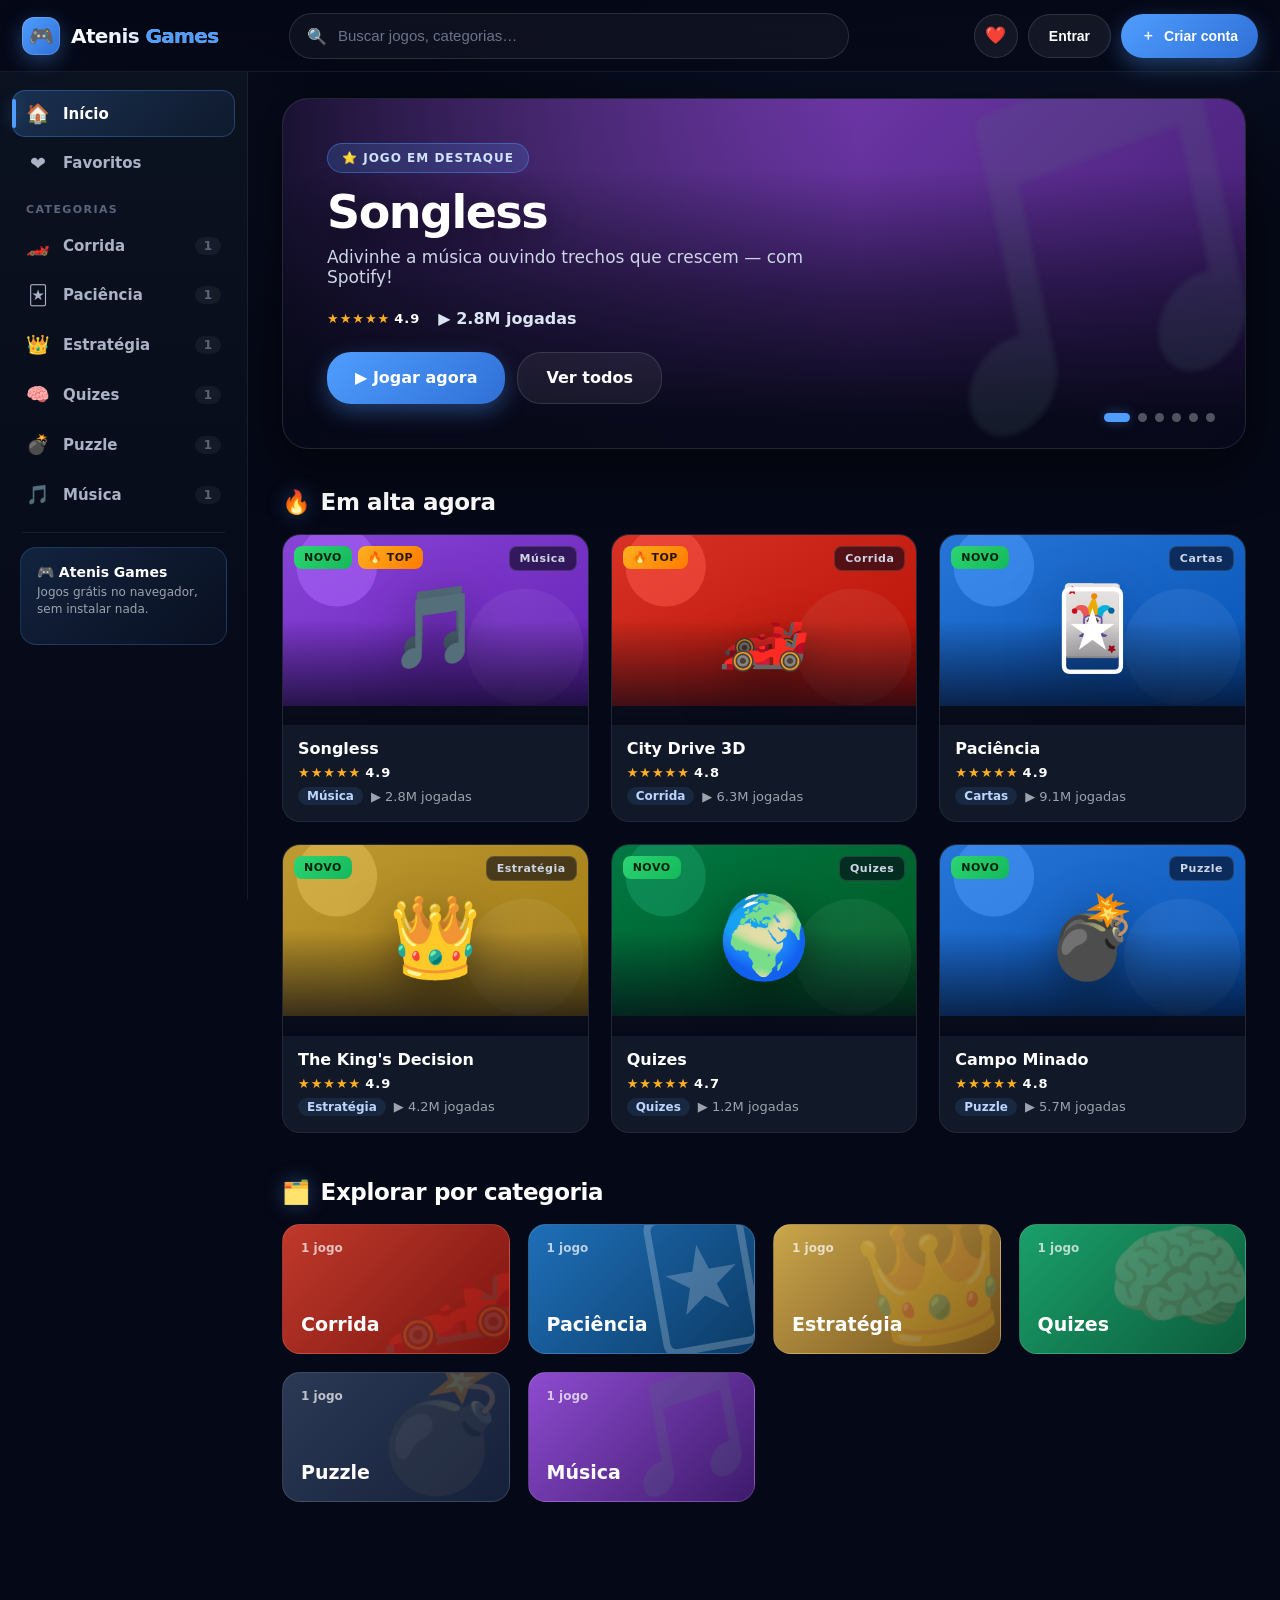
<file: index.html>
<!DOCTYPE html>
<html lang="pt-BR">
<head>
  <meta charset="UTF-8" />
  <meta name="viewport" content="width=device-width, initial-scale=1.0" />
  <title>Atenis Games — Jogue grátis no navegador</title>
  <meta name="description" content="Atenis Games: plataforma de jogos grátis no navegador. Corrida 3D, Paciência e mais — sem instalar nada." />
  <link rel="icon" href="data:image/svg+xml,<svg xmlns='http://www.w3.org/2000/svg' viewBox='0 0 100 100'><text y='.9em' font-size='90'>🎮</text></svg>" />
  <link rel="stylesheet" href="css/styles.css" />
</head>
<body data-page="home">
  <header class="header">
    <button class="icon-btn menu-toggle" id="menuToggle" aria-label="Menu">☰</button>
    <a class="logo" href="index.html">
      <span class="mark">🎮</span>
      <span class="name">Atenis<span> Games</span></span>
    </a>
    <div class="search">
      <span class="ico">🔍</span>
      <input id="search" type="text" placeholder="Buscar jogos, categorias…" autocomplete="off" />
    </div>
    <div class="actions">
      <button class="icon-btn" title="Favoritos" onclick="location.href='index.html#favoritos'">❤️</button>
      <div id="acctArea" style="display:flex;gap:10px;align-items:center"></div>
    </div>
  </header>

  <aside class="sidebar" id="sidebar"></aside>
  <div class="scrim" id="scrim"></div>

  <main class="main" id="content"></main>

  <script src="js/data.js" defer></script>
  <script src="js/account.js" defer></script>
  <script src="js/main.js" defer></script>
</body>
</html>
</file>
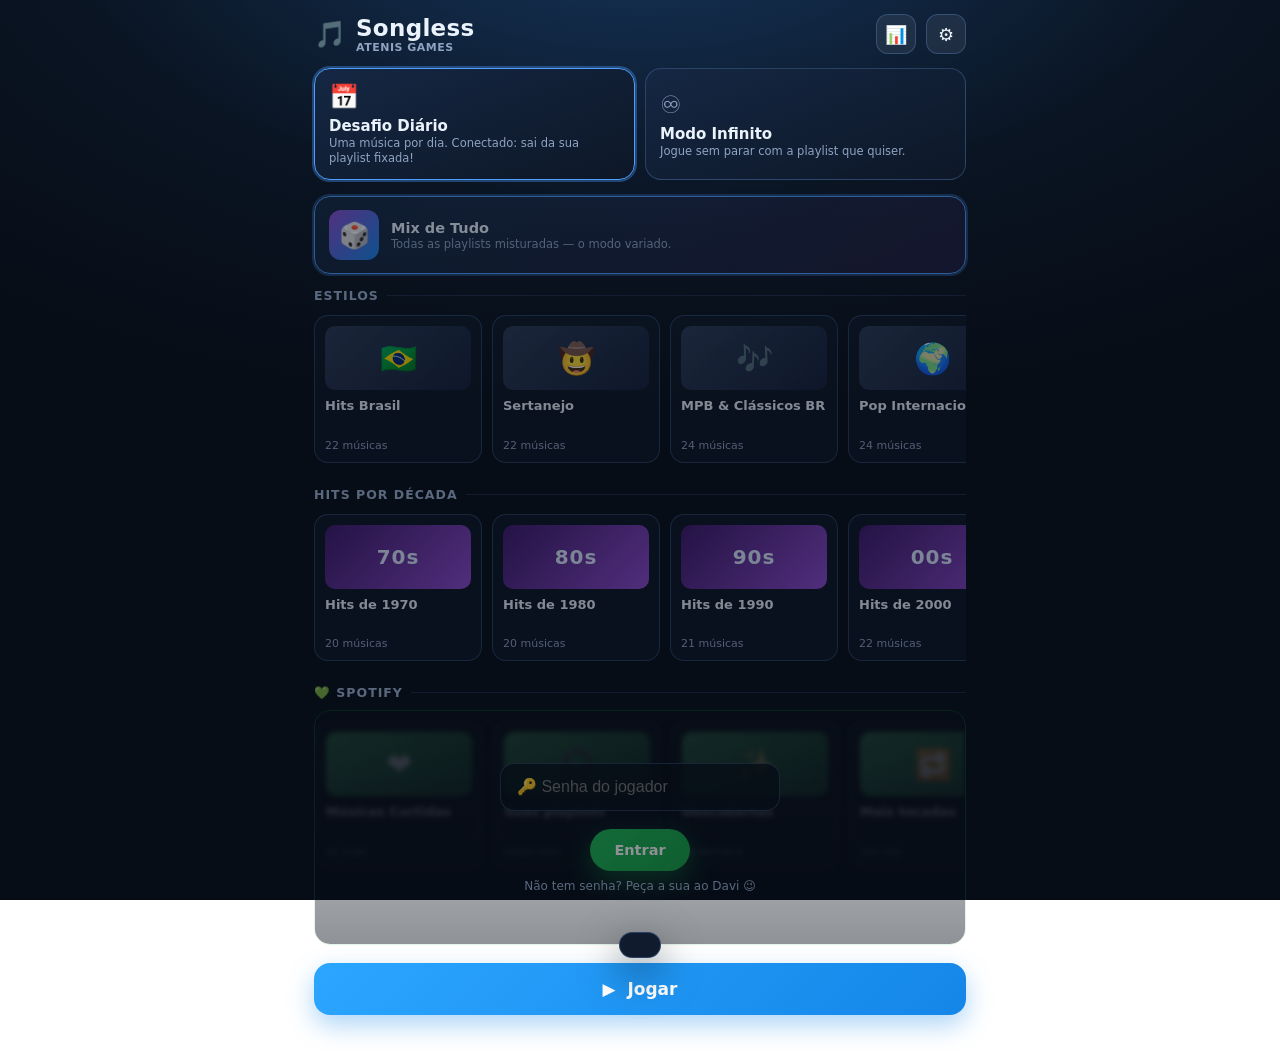
<file: songless2/index.html>
<!DOCTYPE html>
<html lang="pt-BR">
<head>
<meta charset="UTF-8" />
<meta name="viewport" content="width=device-width, initial-scale=1.0, viewport-fit=cover" />
<title>Songless — Adivinhe a música</title>
<meta name="theme-color" content="#0a1422" />
<meta name="apple-mobile-web-app-capable" content="yes" />
<meta name="mobile-web-app-capable" content="yes" />
<meta name="apple-mobile-web-app-status-bar-style" content="black-translucent" />
<meta name="apple-mobile-web-app-title" content="Songless" />
<meta name="format-detection" content="telephone=no" />
<link rel="apple-touch-icon" href="apple-touch-icon.png" />
<link rel="icon" type="image/png" href="apple-touch-icon.png" />
<link rel="manifest" href="manifest.json" />
<style>
  :root{
    --blue:#4f9dff; --blue2:#2ba6ff; --blue3:#1486e8;
    --green:#1DB954; --green2:#17a347;
    --panel:#0e1626; --panel2:#121d31; --border:#1f2942; --border2:rgba(120,180,255,.25);
    --txt:#eaf2fb; --mut:#8fa3c2; --mut2:#9fb4d4;
    --red:#ff5a6e; --yellow:#ffd23a;
  }
  *{box-sizing:border-box;margin:0;padding:0;-webkit-tap-highlight-color:transparent}
  html,body{min-height:100%;background:radial-gradient(1000px 500px at 50% -10%,#16365c,#0a1422 60%,#070d17);
    background-attachment:fixed;color:var(--txt);font-family:system-ui,-apple-system,sans-serif;user-select:none}
  button{font-family:inherit}
  .wrap{max-width:560px;margin:0 auto;display:flex;flex-direction:column;min-height:100vh;min-height:100dvh;
    padding:calc(14px + env(safe-area-inset-top)) calc(14px + env(safe-area-inset-right)) calc(40px + env(safe-area-inset-bottom)) calc(14px + env(safe-area-inset-left))}

  /* ---- header ---- */
  header{display:flex;align-items:center;gap:10px;margin-bottom:14px}
  header .logo{font-size:26px}
  header h1{font-size:20px;font-weight:900;letter-spacing:.3px}
  header h1 small{display:block;font-size:11px;color:var(--mut);font-weight:600;letter-spacing:.5px}
  header .sp{flex:1}
  .icbtn{width:40px;height:40px;border-radius:12px;background:rgba(255,255,255,.07);border:1px solid var(--border2);
    color:var(--txt);font-size:18px;cursor:pointer;display:grid;place-items:center;transition:.15s}
  .icbtn:hover{background:rgba(255,255,255,.13)}
  .icbtn.green{background:linear-gradient(135deg,var(--green),var(--green2));border:none}

  /* ---- home ---- */
  .modes{display:grid;grid-template-columns:1fr 1fr;gap:10px;margin-bottom:16px}
  .mode{position:relative;border:1px solid var(--border2);border-radius:16px;padding:14px;cursor:pointer;text-align:left;
    background:linear-gradient(160deg,#152743,#0d1727);transition:.15s;color:var(--txt)}
  .mode:hover{transform:translateY(-2px);border-color:var(--blue)}
  .mode.on{border-color:var(--blue);box-shadow:0 0 0 2px rgba(79,157,255,.35)}
  .mode .e{font-size:24px}
  .mode b{display:block;font-size:15px;margin-top:6px}
  .mode span{font-size:11.5px;color:var(--mut)}
  .mode .done{position:absolute;top:10px;right:10px;font-size:13px;background:rgba(62,212,122,.15);color:#3ed47a;
    border:1px solid rgba(62,212,122,.4);padding:2px 8px;border-radius:99px;font-weight:800}

  .sect{display:flex;align-items:center;gap:8px;margin:14px 0 10px;color:var(--mut2);font-size:12.5px;font-weight:800;
    text-transform:uppercase;letter-spacing:1px}
  .sect::after{content:"";flex:1;height:1px;background:var(--border)}
  .sect .act{font-size:11px;color:var(--blue);cursor:pointer;text-transform:none;letter-spacing:0;font-weight:700}

  /* carrossel horizontal de playlists */
  .hrow{display:flex;gap:10px;overflow-x:auto;padding:2px 2px 10px;scroll-snap-type:x proximity;scrollbar-width:none}
  .hrow::-webkit-scrollbar{display:none}
  .pl{border:1px solid var(--border2);border-radius:14px;padding:10px;cursor:pointer;text-align:left;color:var(--txt);
    background:var(--panel);display:flex;flex-direction:column;gap:8px;transition:.15s;overflow:hidden;
    flex:0 0 148px;scroll-snap-align:start}
  .pl:hover{transform:translateY(-2px);border-color:var(--blue)}
  .pl.on{border-color:var(--blue);box-shadow:0 0 0 2px rgba(79,157,255,.35)}
  .pl .cover{width:100%;height:64px;border-radius:10px;display:grid;place-items:center;font-size:30px;
    background:linear-gradient(135deg,#2b3954,#15203a);background-size:cover;background-position:center}
  .pl .nm{font-weight:800;font-size:13px;line-height:1.25;overflow:hidden;text-overflow:ellipsis;display:-webkit-box;
    -webkit-line-clamp:2;-webkit-box-orient:vertical;min-height:2.5em}
  .pl .ct{font-size:11px;color:var(--mut)}
  .pl.sp .cover{background:linear-gradient(135deg,#1DB954,#0e6b30)}
  .pl.dec .cover{font-size:20px;font-weight:900;letter-spacing:1px;color:#dce9ff;
    background:linear-gradient(135deg,#3d1a6b,#8e4bd0)}

  /* cartão "mix de tudo" */
  .mix{width:100%;margin-top:2px;border:1px solid var(--border2);border-radius:16px;padding:13px 14px;display:flex;
    gap:12px;align-items:center;cursor:pointer;color:var(--txt);text-align:left;transition:.15s;
    background:linear-gradient(135deg,rgba(79,157,255,.14),rgba(176,107,255,.12))}
  .mix:hover{transform:translateY(-2px);border-color:var(--blue)}
  .mix.on{border-color:var(--blue);box-shadow:0 0 0 2px rgba(79,157,255,.35)}
  .mix .cover{width:50px;height:50px;border-radius:12px;display:grid;place-items:center;font-size:25px;flex:none;
    background:linear-gradient(135deg,#8e4bd0,#1486e8)}
  .mix b{font-size:14.5px;display:block}
  .mix span{font-size:11.5px;color:var(--mut)}

  /* seção Spotify não conectado (vitrine "fantasma") */
  .spGhost{position:relative;border-radius:16px;overflow:hidden;border:1px solid rgba(29,185,84,.25);min-height:235px}
  .spGhost .hrow{filter:blur(2.5px) saturate(.6);opacity:.5;pointer-events:none;padding:10px 10px 4px;margin:0}
  .spGhost .cta{position:absolute;inset:0;display:flex;flex-direction:column;align-items:center;justify-content:center;
    gap:8px;background:linear-gradient(180deg,rgba(7,13,23,.25),rgba(7,13,23,.82))}
  .spGhost .cta p{font-size:12px;color:var(--mut2);max-width:300px;text-align:center}
  .spbtn{border:none;border-radius:99px;padding:13px 24px;font-weight:900;font-size:14.5px;cursor:pointer;color:#fff;
    display:inline-flex;align-items:center;gap:8px;background:linear-gradient(135deg,var(--green),var(--green2));
    box-shadow:0 10px 26px rgba(29,185,84,.35);transition:.15s}
  .spbtn:hover{transform:translateY(-2px)}
  .spbtn.azul{background:linear-gradient(135deg,var(--blue2),var(--blue3));box-shadow:0 10px 26px rgba(20,134,232,.35)}

  .bigbtn{margin-top:18px;width:100%;padding:16px;border:none;border-radius:16px;font-size:17px;font-weight:900;cursor:pointer;
    background:linear-gradient(135deg,var(--blue2),var(--blue3));color:#fff;box-shadow:0 10px 26px rgba(20,134,232,.35);transition:.15s}
  .bigbtn:hover{transform:translateY(-2px)}
  .bigbtn:disabled{opacity:.45;cursor:default;transform:none}
  .bigbtn.green{background:linear-gradient(135deg,var(--green),var(--green2));box-shadow:0 10px 26px rgba(29,185,84,.3)}

  .spbar{margin-top:14px;border:1px dashed rgba(29,185,84,.5);border-radius:14px;padding:12px 14px;display:flex;gap:10px;
    align-items:center;background:rgba(29,185,84,.06)}
  .spbar .t{flex:1;font-size:12.5px;color:var(--mut2)}
  .spbar .t b{color:var(--txt)}
  .spbar button{border:none;border-radius:10px;padding:9px 14px;font-weight:800;cursor:pointer;font-size:12.5px;
    background:linear-gradient(135deg,var(--green),var(--green2));color:#fff}

  /* ---- jogo ---- */
  .game{display:none;flex-direction:column;flex:1}
  .game.show{display:flex}
  .ginfo{display:flex;align-items:center;gap:8px;margin-bottom:10px}
  .chip{background:rgba(8,14,22,.7);border:1px solid var(--border2);border-radius:12px;padding:6px 12px;font-weight:800;
    font-size:12.5px;color:var(--mut2)}
  .chip b{color:var(--txt)}

  .art{width:150px;height:150px;border-radius:20px;margin:8px auto 4px;display:grid;place-items:center;font-size:56px;
    background:linear-gradient(135deg,#1d2c4a,#0e1626);border:1px solid var(--border2);background-size:cover;background-position:center;
    box-shadow:0 18px 40px rgba(0,0,0,.45);position:relative;overflow:hidden}
  .art.hidden::after{content:"?";position:absolute;inset:0;display:grid;place-items:center;font-size:60px;font-weight:900;
    color:rgba(234,242,251,.85);background:linear-gradient(135deg,#1d2c4a,#0e1626)}
  .art.pulse::after{animation:pulse 1s ease infinite}
  @keyframes pulse{50%{transform:scale(1.12)}}

  .revinfo{text-align:center;margin-top:8px;display:none}
  .revinfo.show{display:block;animation:up .3s ease}
  @keyframes up{from{opacity:0;transform:translateY(8px)}to{opacity:1;transform:none}}
  .revinfo b{font-size:18px}
  .revinfo div{color:var(--mut2);font-size:14px;margin-top:2px}

  /* barra segmentada */
  .segbar{display:flex;gap:4px;margin:16px 2px 6px;height:12px}
  .segbar i{border-radius:6px;background:rgba(255,255,255,.08);border:1px solid rgba(120,180,255,.15);position:relative;overflow:hidden}
  .segbar i.unlocked{border-color:rgba(79,157,255,.5)}
  .segbar i em{position:absolute;inset:0;width:0%;background:linear-gradient(90deg,var(--blue2),var(--blue3))}
  .seglabels{display:flex;justify-content:space-between;font-size:10.5px;color:var(--mut);margin:0 2px 12px}

  .prow{display:flex;align-items:center;gap:14px;justify-content:center;margin:4px 0 14px}
  .play{width:74px;height:74px;border-radius:50%;border:none;cursor:pointer;font-size:28px;color:#fff;
    background:linear-gradient(135deg,var(--blue2),var(--blue3));box-shadow:0 12px 30px rgba(20,134,232,.4);transition:.15s;display:grid;place-items:center}
  .play:hover{transform:scale(1.05)}
  .play:disabled{opacity:.5;cursor:default;transform:none}
  .ptime{font-size:13px;color:var(--mut2);font-weight:700;min-width:86px;text-align:left}
  .vol{display:flex;align-items:center;gap:6px;color:var(--mut)}
  .vol input{width:70px;accent-color:var(--blue)}

  /* input + sugestões */
  .guessbox{position:relative;margin-bottom:10px}
  .guessbox input{width:100%;padding:14px 16px;border-radius:14px;border:1px solid var(--border2);background:rgba(8,14,22,.8);
    color:var(--txt);font-size:16px;outline:none}
  .guessbox input:focus{border-color:var(--blue)}
  .sug{position:absolute;left:0;right:0;bottom:calc(100% + 6px);background:#101b2e;border:1px solid var(--border2);
    border-radius:14px;overflow:hidden;display:none;z-index:30;max-height:260px;overflow-y:auto;box-shadow:0 -10px 30px rgba(0,0,0,.5)}
  .sug.show{display:block}
  .sug button{display:block;width:100%;text-align:left;padding:11px 14px;background:none;border:none;color:var(--txt);
    font-size:13.5px;cursor:pointer;border-bottom:1px solid rgba(255,255,255,.05)}
  .sug button:hover,.sug button.hi{background:rgba(79,157,255,.15)}
  .sug button small{color:var(--mut);display:block;font-size:11.5px}

  .btnrow{display:flex;gap:10px}
  .btnrow button{flex:1;padding:13px;border-radius:14px;font-weight:900;font-size:14.5px;cursor:pointer;border:none;transition:.15s}
  .btnrow .skip{background:rgba(255,255,255,.08);color:var(--mut2);border:1px solid var(--border2)}
  .btnrow .skip:hover{background:rgba(255,255,255,.14)}
  .btnrow .go{background:linear-gradient(135deg,var(--blue2),var(--blue3));color:#fff}
  .btnrow .go:disabled{opacity:.4;cursor:default}

  .tries{margin-top:14px;display:flex;flex-direction:column;gap:6px}
  .try{border:1px solid var(--border);border-radius:12px;padding:9px 13px;font-size:13px;color:var(--mut);min-height:38px;
    background:rgba(8,14,22,.4);display:flex;align-items:center;gap:8px}
  .try.wrong{border-color:rgba(255,90,110,.4);color:#ffb3bd;background:rgba(255,90,110,.07)}
  .try.skip{border-color:rgba(255,210,58,.35);color:#ffe28a;background:rgba(255,210,58,.06)}
  .try.win{border-color:rgba(62,212,122,.5);color:#a9f0c6;background:rgba(62,212,122,.08)}

  .endrow{display:none;gap:10px;margin-top:16px}
  .endrow.show{display:flex;animation:up .3s ease}
  .endrow button{flex:1;padding:14px;border-radius:14px;font-weight:900;font-size:14.5px;cursor:pointer;border:none}
  .endrow .share{background:linear-gradient(135deg,#3ed47a,#1f9e54);color:#fff}
  .endrow .next{background:linear-gradient(135deg,var(--blue2),var(--blue3));color:#fff}
  .endrow .home2{background:rgba(255,255,255,.08);color:var(--mut2);border:1px solid var(--border2)}

  .back{background:none;border:none;color:var(--mut2);font-size:13px;font-weight:700;cursor:pointer;padding:6px 2px;text-align:left}
  .back:hover{color:var(--txt)}

  /* ---- overlays ---- */
  .ov{position:fixed;inset:0;display:none;place-items:center;background:rgba(6,14,26,.78);backdrop-filter:blur(5px);z-index:60;padding:16px}
  .ov.show{display:grid}
  .panel{background:var(--panel);border:1px solid var(--border);border-radius:20px;padding:22px;width:100%;max-width:440px;
    max-height:88vh;overflow-y:auto;animation:up .25s ease}
  .panel h3{font-size:19px;margin-bottom:4px;display:flex;align-items:center;gap:8px}
  .panel .sub{color:var(--mut);font-size:12.5px;margin-bottom:16px}
  .panel .x{float:right;background:none;border:none;color:var(--mut);font-size:20px;cursor:pointer}
  .panel label{display:block;font-size:12px;font-weight:800;color:var(--mut2);margin:14px 0 6px;text-transform:uppercase;letter-spacing:.5px}
  .panel input[type=text]{width:100%;padding:12px 14px;border-radius:12px;border:1px solid var(--border2);
    background:rgba(8,14,22,.8);color:var(--txt);font-size:16px;outline:none}
  .panel .steps{font-size:13px;color:var(--mut2);line-height:1.6;background:rgba(8,14,22,.5);border:1px solid var(--border);
    border-radius:12px;padding:12px 14px}
  .panel .steps b{color:var(--txt)}
  .panel .steps code{background:rgba(79,157,255,.12);color:#9ecbff;padding:1px 6px;border-radius:6px;font-size:12px;word-break:break-all;user-select:all}
  .panel .row{display:flex;gap:10px;margin-top:16px}
  .panel .row button{flex:1;padding:12px;border-radius:12px;border:none;font-weight:800;cursor:pointer;font-size:14px}
  .panel .pri{background:linear-gradient(135deg,var(--blue2),var(--blue3));color:#fff}
  .panel .pri.green{background:linear-gradient(135deg,var(--green),var(--green2))}
  .panel .sec{background:rgba(255,255,255,.08);color:var(--mut2);border:1px solid var(--border2)}
  .panel .danger{background:rgba(255,90,110,.12);color:#ffb3bd;border:1px solid rgba(255,90,110,.35)}

  .swrow{display:flex;align-items:center;gap:10px;margin-top:14px;font-size:13.5px}
  .swrow .t{flex:1}
  .swrow .t small{display:block;color:var(--mut);font-size:11.5px}
  .switch{width:46px;height:26px;border-radius:99px;background:rgba(255,255,255,.12);border:1px solid var(--border2);
    position:relative;cursor:pointer;transition:.2s;flex:none}
  .switch::after{content:"";position:absolute;top:2px;left:2px;width:20px;height:20px;border-radius:50%;background:#fff;transition:.2s}
  .switch.on{background:linear-gradient(135deg,var(--green),var(--green2))}
  .switch.on::after{left:22px}

  /* stats */
  .stgrid{display:grid;grid-template-columns:repeat(4,1fr);gap:8px;margin:8px 0 16px}
  .st{background:rgba(8,14,22,.6);border:1px solid var(--border);border-radius:12px;padding:12px 6px;text-align:center}
  .st b{font-size:22px;display:block}
  .st span{font-size:10.5px;color:var(--mut);text-transform:uppercase;letter-spacing:.5px}
  .dist{display:flex;flex-direction:column;gap:5px}
  .dist .dr{display:flex;align-items:center;gap:8px;font-size:12px;color:var(--mut2)}
  .dist .dr .bar{flex:1;height:18px;background:rgba(255,255,255,.05);border-radius:6px;overflow:hidden}
  .dist .dr .bar i{display:block;height:100%;background:linear-gradient(90deg,var(--blue2),var(--blue3));border-radius:6px;
    min-width:4px;display:flex;align-items:center;justify-content:flex-end;padding-right:6px;font-style:normal;font-size:10.5px;font-weight:800;color:#fff}

  .toast{position:fixed;bottom:22px;left:50%;transform:translateX(-50%) translateY(80px);background:#101b2e;color:var(--txt);
    border:1px solid var(--border2);border-radius:14px;padding:12px 20px;font-size:13.5px;font-weight:700;z-index:80;
    transition:.3s;box-shadow:0 14px 40px rgba(0,0,0,.5);max-width:90vw;text-align:center}
  .toast.show{transform:translateX(-50%) translateY(0)}

  .confetti{position:fixed;inset:0;pointer-events:none;z-index:70;overflow:hidden}
  .confetti i{position:absolute;top:-24px;border-radius:2px;opacity:.95;animation-name:fall;animation-timing-function:cubic-bezier(.2,.6,.4,1);animation-fill-mode:forwards}
  @keyframes fall{to{transform:translateY(112vh) rotate(900deg)}}

  .spin{display:inline-block;width:20px;height:20px;border:3px solid rgba(255,255,255,.3);border-top-color:#fff;border-radius:50%;
    animation:spin .8s linear infinite}
  @keyframes spin{to{transform:rotate(360deg)}}

  @media(max-width:420px){ .pls{grid-template-columns:1fr 1fr} .art{width:120px;height:120px;font-size:44px} }
  /* Mac / telas grandes */
  @media(min-width:900px){
    .wrap{max-width:680px}
    .art{width:190px;height:190px;font-size:72px}
    .pl{flex-basis:168px}
    .play{width:84px;height:84px;font-size:32px}
    header h1{font-size:23px}
  }
</style>
</head>
<body>
<div class="wrap">
  <header>
    <div class="logo">🎵</div>
    <h1>Songless <small>ATENIS GAMES</small></h1>
    <div class="sp"></div>
    <button class="icbtn" id="btnStats" title="Estatísticas">📊</button>
    <button class="icbtn" id="btnCfg" title="Spotify & ajustes">⚙️</button>
  </header>

  <!-- ===== HOME ===== -->
  <div id="home">
    <div class="modes">
      <button class="mode on" data-m="daily" id="mDaily">
        <span class="e">📅</span><b>Desafio Diário</b>
        <span>Uma música por dia. Conectado: sai da sua playlist fixada!</span>
        <span class="done" id="dailyDone" style="display:none">✔ feito</span>
      </button>
      <button class="mode" data-m="free" id="mFree">
        <span class="e">♾️</span><b>Modo Infinito</b>
        <span>Jogue sem parar com a playlist que quiser.</span>
      </button>
    </div>

    <div id="plArea">
      <button class="mix on" id="mixCard">
        <div class="cover">🎲</div>
        <div><b>Mix de Tudo</b><span>Todas as playlists misturadas — o modo variado.</span></div>
      </button>

      <div class="sect">Estilos</div>
      <div class="hrow" id="rowStyles"></div>

      <div class="sect">Hits por década</div>
      <div class="hrow" id="rowDecades"></div>

      <div class="sect">💚 Spotify <span class="act" id="quemJoga" style="display:none"></span> <span class="act" id="spReload" style="display:none">↻ recarregar</span> <span class="act" id="sairPerfil" style="display:none">🚪 sair</span></div>

      <div id="spSection" style="display:none">
        <div class="hrow" id="plsSpotify"></div>
        <div class="guessbox" style="margin-top:4px">
          <input type="text" id="plLink" placeholder="Ou cole o link de uma playlist do Spotify…" />
        </div>
        <div style="font-size:11px;color:var(--mut);margin:8px 2px 0">ℹ️ Cada jogador tem a sua senha — é só digitar e entrar. Pra criar um perfil novo ou atualizar playlists, falem com o Davi.</div>
      </div>

      <div class="spGhost" id="spGhost">
        <div class="hrow">
          <div class="pl sp"><div class="cover">❤️</div><div class="nm">Músicas Curtidas</div><div class="ct">as suas</div></div>
          <div class="pl sp"><div class="cover">🎧</div><div class="nm">Suas playlists</div><div class="ct">todas elas</div></div>
          <div class="pl sp"><div class="cover">✨</div><div class="nm">Descobertas</div><div class="ct">da semana</div></div>
          <div class="pl sp"><div class="cover">🔁</div><div class="nm">Mais tocadas</div><div class="ct">seu top</div></div>
        </div>
        <div class="cta">
          <div class="guessbox" style="width:min(280px,86%)"><input type="password" id="senhaJogador" placeholder="🔑 Senha do jogador" autocomplete="off" /></div>
          <div style="display:flex;gap:10px;flex-wrap:wrap;justify-content:center">
            <button class="spbtn" id="btnSenha">Entrar</button>
            <button class="spbtn azul" id="criarLogin" style="display:none">✨ Criar login</button>
          </div>
          <p>Não tem senha? Peça a sua ao Davi 😉<span class="act" id="spConnectHome" style="display:none"></span></p>
        </div>
      </div>
    </div>

    <button class="bigbtn" id="btnPlay">▶ &nbsp;Jogar</button>
  </div>

  <!-- ===== JOGO ===== -->
  <div class="game" id="game">
    <button class="back" id="btnBack">← voltar</button>
    <div class="ginfo">
      <div class="chip" id="gMode">📅 Diário</div>
      <div class="chip" id="gPl">🎧 —</div>
      <div class="sp" style="flex:1"></div>
      <div class="chip">Tentativa <b id="gTry">1</b>/6</div>
    </div>

    <div class="art hidden" id="art">🎵</div>
    <div class="revinfo" id="revinfo"><b id="revT"></b><div id="revA"></div></div>

    <div class="segbar" id="segbar"></div>
    <div class="seglabels"><span>1s</span><span>2s</span><span>4s</span><span>7s</span><span>11s</span><span>16s</span></div>

    <div class="prow">
      <div class="ptime" id="ptime">0.0s / 1s</div>
      <button class="play" id="btnListen">▶</button>
      <div class="vol">🔊<input type="range" id="vol" min="0" max="100" value="80"></div>
    </div>

    <div id="playArea">
      <div class="guessbox">
        <div class="sug" id="sug"></div>
        <input type="text" id="guess" placeholder="Qual é a música? Digite pra buscar…" autocomplete="off" />
      </div>
      <div class="btnrow">
        <button class="skip" id="btnSkip">⏭ Pular (+trecho)</button>
        <button class="go" id="btnGuess" disabled>Chutar</button>
      </div>
    </div>

    <div class="endrow" id="endrow">
      <button class="share" id="btnShare">📋 Compartilhar</button>
      <button class="next" id="btnNext">▶ Próxima</button>
      <button class="home2" id="btnHome" style="display:none">🏠 Início</button>
    </div>

    <div class="tries" id="tries"></div>
  </div>
</div>

<!-- ===== CONFIG / SPOTIFY ===== -->
<div class="ov" id="ovCfg"><div class="panel">
  <button class="x" data-close="ovCfg">✕</button>
  <h3>⚙️ Ajustes & Spotify</h3>
  <div class="sub">Conecte sua conta pra jogar com suas músicas. <span id="buildTag" style="opacity:.5">v31</span></div>

  <div id="cfgDisconnected">
    <div id="cfgSteps">
      <div class="steps">
        <b>Configuração do site</b> (só o dono faz, uma vez): crie um app em
        <code>developer.spotify.com/dashboard</code>, adicione a Redirect URI
        <code id="cfgRedirect"></code>, marque <b>Web API</b> + <b>Web Playback SDK</b>
        e cole o <b>Client ID</b> na constante <code>SP_CLIENT_ID</code> do jogo (ou abaixo, só neste navegador).
      </div>
      <label>Client ID do Spotify</label>
      <input type="text" id="cfgClientId" placeholder="ex.: 5f1c0a2b3d4e..." />
    </div>
    <div class="steps" id="cfgPerfil" style="display:none;margin-bottom:12px"></div>
    <div class="row"><button class="sec" id="cfgSair" style="display:none">🚪 Sair do perfil</button><button class="pri green" id="spConnect" style="display:none"></button></div>
  </div>

  <div id="cfgConnected" style="display:none">
    <div class="steps" id="cfgWho">Conectado.</div>
    <div class="swrow">
      <div class="t">Tocar a faixa completa (Premium)<small>ATENCAO: usa o SEU player do Spotify (aparece nos seus aparelhos e interrompe o que estiver tocando). Desligado, o jogo usa previews proprios de 30s e nao mexe na sua conta.</small></div>
      <div class="switch" id="swFull"></div>
    </div>
    <div class="row">
      <button class="sec" id="spCopyList">📋 Copiar minhas playlists</button>
      <button class="danger" id="spLogout">Desconectar</button>
    </div>
    <div class="sub" style="margin-top:8px">O botão acima copia a lista das suas playlists — cole no chat do Claude pra importá-las pro jogo.</div>
  </div>
</div></div>

<!-- ===== STATS ===== -->
<!-- ===== CRIAR LOGIN ===== -->
<div class="ov" id="ovSignup"><div class="panel">
  <button class="x" data-close="ovSignup">✕</button>
  <h3>🔑 Criar login</h3>
  <div class="sub">Escolha um nome e uma senha do jogo (NÃO é a senha do Spotify). Depois conecte o Spotify uma vez pra registrar quem você é.</div>
  <label>Seu nome</label>
  <input type="text" id="suNome" placeholder="ex.: Paula" />
  <label>Senha do jogo</label>
  <input type="text" id="suSenha" placeholder="mínimo 4 caracteres" autocomplete="off" />
  <label>Confirmar senha</label>
  <input type="text" id="suSenha2" placeholder="repita a senha" autocomplete="off" />
  <div class="row"><button class="pri green" id="suCriar">💚 Conectar Spotify e criar</button></div>
</div></div>

<div class="ov" id="ovStats"><div class="panel">
  <button class="x" data-close="ovStats">✕</button>
  <h3>📊 Estatísticas</h3>
  <div class="sub">Seu desempenho no Songless.</div>
  <div class="stgrid">
    <div class="st"><b id="stP">0</b><span>Jogos</span></div>
    <div class="st"><b id="stW">0%</b><span>Vitórias</span></div>
    <div class="st"><b id="stS">0</b><span>Sequência</span></div>
    <div class="st"><b id="stB">0</b><span>Recorde</span></div>
  </div>
  <label style="display:block;font-size:12px;font-weight:800;color:var(--mut2);margin-bottom:8px;text-transform:uppercase;letter-spacing:.5px">Acertos por tentativa</label>
  <div class="dist" id="dist"></div>
</div></div>

<form name="sl-import" data-netlify="true" hidden><input name="payload" /><input name="conta" /></form>
<div class="toast" id="toast"></div>

<script src="pedro-playlists.js?v=10"></script>
<script>
/* =====================================================================
   SONGLESS — Atenis Games
   Adivinhe a música ouvindo trechos que crescem: 1s → 2s → 4s → 7s → 11s → 16s.
   Fontes de áudio: previews do iTunes (sem login) ou Spotify (OAuth PKCE,
   playlists próprias + faixa completa via Web Playback SDK pra Premium).
   ===================================================================== */
const $=id=>document.getElementById(id);
const DUR=[1,2,4,7,11,16];                 // segundos desbloqueados por tentativa
const LSK={cid:'sl_sp_cid',tok:'sl_sp_tok',ver:'sl_sp_verifier',stats:'sl_stats',
  cache:'sl_prev_cache',daily:'sl_daily_',full:'sl_full',vol:'sl_vol'};

/* ---------------- playlists embutidas (previews via iTunes) ------------- */
const P=(t,a)=>({t,a});
const BUILTIN=[
{id:'br',n:'Hits Brasil',e:'🇧🇷',tracks:[
  P('Envolver','Anitta'),P('Vai Malandra','Anitta'),P('Show das Poderosas','Anitta'),P('Downtown','Anitta'),
  P('Ai Se Eu Te Pego','Michel Teló'),P('Hear Me Now','Alok'),P('Camarote','Wesley Safadão'),
  P('Malvadão 3','Xamã'),P('Zona de Perigo','Léo Santana'),P('Coração Cachorro','Ávine Vinny'),
  P('Batom de Cereja','Israel & Rodolffo'),P('Meu Abrigo','Melim'),P('Trevo (Tu)','AnaVitória'),
  P('Bum Bum Tam Tam','MC Fioti'),P('Olha a Explosão','MC Kevinho'),P('Deu Onda','MC G15'),
  P('Deixa a Vida Me Levar','Zeca Pagodinho'),P('Cheia de Manias','Raça Negra'),P('Coisa Linda','Tiago Iorc'),
  P('Dona Maria','Thiago Brava'),P('Jenifer','Gabriel Diniz'),P('Amor Falso','Aldair Playboy'),
]},
{id:'sertanejo',n:'Sertanejo',e:'🤠',tracks:[
  P('Evidências','Chitãozinho & Xororó'),P('É o Amor','Zezé Di Camargo & Luciano'),P('Fio de Cabelo','Chitãozinho & Xororó'),
  P('Infiel','Marília Mendonça'),P('Eu Sei de Cor','Marília Mendonça'),P('Supera','Marília Mendonça'),
  P('Todo Mundo Vai Sofrer','Marília Mendonça'),P('Medo Bobo','Maiara & Maraisa'),P('10%','Maiara & Maraisa'),
  P('Flor e o Beija-Flor','Henrique & Juliano'),P('Vidinha de Balada','Henrique & Juliano'),P('Na Hora da Raiva','Henrique & Juliano'),
  P('Notificação Preferida','Zé Neto & Cristiano'),P('Largado às Traças','Zé Neto & Cristiano'),
  P('Balada','Gusttavo Lima'),P('Apelido Carinhoso','Gusttavo Lima'),P('Milu','Gusttavo Lima'),
  P('Propaganda','Jorge & Mateus'),P('Os Anjos Cantam','Jorge & Mateus'),P('Sosseguei','Jorge & Mateus'),
  P('Atrasadinha','Felipe Araújo'),P('Amor da Sua Cama','Felipe Araújo'),
]},
{id:'mpb',n:'MPB & Clássicos BR',e:'🎶',tracks:[
  P('Garota de Ipanema','Tom Jobim'),P('Águas de Março','Elis Regina'),P('Como Nossos Pais','Elis Regina'),
  P('O Leãozinho','Caetano Veloso'),P('Sozinho','Caetano Veloso'),P('Flor de Lis','Djavan'),P('Oceano','Djavan'),
  P('Azul da Cor do Mar','Tim Maia'),P('Gostava Tanto de Você','Tim Maia'),P('País Tropical','Jorge Ben Jor'),
  P('Mas Que Nada','Jorge Ben Jor'),P('Tempo Perdido','Legião Urbana'),P('Eduardo e Mônica','Legião Urbana'),
  P('Pais e Filhos','Legião Urbana'),P('Exagerado','Cazuza'),P('Ideologia','Cazuza'),
  P('Lanterna dos Afogados','Os Paralamas do Sucesso'),P('Meu Erro','Os Paralamas do Sucesso'),
  P('Anna Júlia','Los Hermanos'),P('Velha Infância','Tribalistas'),P('Já Sei Namorar','Tribalistas'),
  P('Toda Forma de Amor','Lulu Santos'),P('Tempos Modernos','Lulu Santos'),P('Fácil','Jota Quest'),
]},
{id:'pop',n:'Pop Internacional',e:'🌍',tracks:[
  P('Blinding Lights','The Weeknd'),P('Shape of You','Ed Sheeran'),P('Perfect','Ed Sheeran'),
  P('Levitating','Dua Lipa'),P("Don't Start Now",'Dua Lipa'),P('bad guy','Billie Eilish'),
  P('Shallow','Lady Gaga'),P('Rolling in the Deep','Adele'),P('Hello','Adele'),P('Someone Like You','Adele'),
  P('Uptown Funk','Mark Ronson'),P('Happy','Pharrell Williams'),P('Shake It Off','Taylor Swift'),
  P('Blank Space','Taylor Swift'),P('Anti-Hero','Taylor Swift'),P('As It Was','Harry Styles'),
  P('Watermelon Sugar','Harry Styles'),P('Señorita','Shawn Mendes'),P('Stay','The Kid LAROI'),
  P('Flowers','Miley Cyrus'),P('Firework','Katy Perry'),P('Roar','Katy Perry'),
  P('Havana','Camila Cabello'),P('Believer','Imagine Dragons'),
]},
{id:'rock',n:'Rock Clássico',e:'🎸',tracks:[
  P('Bohemian Rhapsody','Queen'),P('We Will Rock You','Queen'),P("Don't Stop Me Now",'Queen'),
  P("Sweet Child O' Mine",'Guns N\' Roses'),P('November Rain','Guns N\' Roses'),
  P('Smells Like Teen Spirit','Nirvana'),P('Come as You Are','Nirvana'),
  P('Highway to Hell','AC/DC'),P('Back in Black','AC/DC'),P('Thunderstruck','AC/DC'),
  P("Livin' on a Prayer",'Bon Jovi'),P("It's My Life",'Bon Jovi'),
  P('Hotel California','Eagles'),P('Stairway to Heaven','Led Zeppelin'),
  P('Wonderwall','Oasis'),P("Don't Look Back in Anger",'Oasis'),P('Creep','Radiohead'),
  P('Zombie','The Cranberries'),P('Losing My Religion','R.E.M.'),P('Sweet Home Alabama','Lynyrd Skynyrd'),
  P('Eye of the Tiger','Survivor'),P('The Final Countdown','Europe'),P('Another Brick in the Wall, Pt. 2','Pink Floyd'),
]},
{id:'funkrap',n:'Funk & Rap BR',e:'🔥',tracks:[
  P('Rap da Felicidade','Cidinho & Doca'),P('Glamurosa','MC Marcinho'),P('Garota Nota 100','MC Marcinho'),
  P('Baile de Favela','MC João'),P('Bumbum Granada','MCs Zaac & Jerry'),P('Parado no Bailão','MC L da Vinte'),
  P('Ela É do Tipo','Kevin O Chris'),P('Cheguei','Ludmilla'),P('Din Din Din','Ludmilla'),
  P('Onda Diferente','Anitta'),P('Negro Drama','Racionais MC\'s'),P('Vida Loka, Pt. 2','Racionais MC\'s'),
  P('Diário de um Detento','Racionais MC\'s'),P('AmarElo','Emicida'),P('Levanta e Anda','Emicida'),
  P('Máquina do Tempo','Matuê'),P('Quer Voar','Matuê'),P('Sutra','Pedro Sampaio'),
  P('Dançarina','Pedro Sampaio'),P('Tudo no Sigilo','MC Cabelinho'),P('Oh Juliana','Niack'),
]},
];
// hits por década — carrossel com scroll lateral
const DECADES=[
{id:'d1970',n:'Hits de 1970',e:'70s',tracks:[
  P("Stayin' Alive",'Bee Gees'),P('Dancing Queen','ABBA'),P('Mamma Mia','ABBA'),
  P('Hotel California','Eagles'),P('Imagine','John Lennon'),P('Let It Be','The Beatles'),
  P('Superstition','Stevie Wonder'),P('September','Earth, Wind & Fire'),P('I Will Survive','Gloria Gaynor'),
  P('Y.M.C.A.','Village People'),P('Le Freak','Chic'),P('Dream On','Aerosmith'),
  P('We Are the Champions','Queen'),P('Killer Queen','Queen'),P('Money','Pink Floyd'),
  P('Wish You Were Here','Pink Floyd'),P('Smoke on the Water','Deep Purple'),P('Piano Man','Billy Joel'),
  P('Roxanne','The Police'),P('Heart of Glass','Blondie'),
]},
{id:'d1980',n:'Hits de 1980',e:'80s',tracks:[
  P('Billie Jean','Michael Jackson'),P('Beat It','Michael Jackson'),P('Thriller','Michael Jackson'),
  P('Like a Prayer','Madonna'),P('Material Girl','Madonna'),P('Take on Me','a-ha'),
  P('Sweet Dreams (Are Made of This)','Eurythmics'),P('Girls Just Want to Have Fun','Cyndi Lauper'),
  P('Every Breath You Take','The Police'),P('Wake Me Up Before You Go-Go','Wham!'),
  P('Careless Whisper','George Michael'),P('Faith','George Michael'),
  P('I Wanna Dance with Somebody','Whitney Houston'),P('Africa','Toto'),P('Never Gonna Give You Up','Rick Astley'),
  P("Don't Stop Believin'",'Journey'),P('Another One Bites the Dust','Queen'),
  P('Purple Rain','Prince'),P('When Doves Cry','Prince'),P('Time After Time','Cyndi Lauper'),
]},
{id:'d1990',n:'Hits de 1990',e:'90s',tracks:[
  P('Smells Like Teen Spirit','Nirvana'),P('Wonderwall','Oasis'),P('My Heart Will Go On','Céline Dion'),
  P('Wannabe','Spice Girls'),P('I Want It That Way','Backstreet Boys'),P('Everybody (Backstreet\'s Back)','Backstreet Boys'),
  P('Torn','Natalie Imbruglia'),P('Barbie Girl','Aqua'),P('Blue (Da Ba Dee)','Eiffel 65'),
  P("Livin' la Vida Loca",'Ricky Martin'),P('Ironic','Alanis Morissette'),P('Zombie','The Cranberries'),
  P('Losing My Religion','R.E.M.'),P('Creep','Radiohead'),P('Under the Bridge','Red Hot Chili Peppers'),
  P('Black or White','Michael Jackson'),P('Vogue','Madonna'),P('...Baby One More Time','Britney Spears'),
  P('No Scrubs','TLC'),P('Believe','Cher'),P("Gangsta's Paradise",'Coolio'),
]},
{id:'d2000',n:'Hits de 2000',e:'00s',tracks:[
  P('Toxic','Britney Spears'),P('Complicated','Avril Lavigne'),P('Sk8er Boi','Avril Lavigne'),
  P('In the End','Linkin Park'),P('Numb','Linkin Park'),P('Boulevard of Broken Dreams','Green Day'),
  P('American Idiot','Green Day'),P('Umbrella','Rihanna'),P('Crazy in Love','Beyoncé'),
  P('Single Ladies (Put a Ring on It)','Beyoncé'),P("Hips Don't Lie",'Shakira'),P('Whenever, Wherever','Shakira'),
  P('I Gotta Feeling','Black Eyed Peas'),P('Where Is the Love?','Black Eyed Peas'),P('Hey Ya!','OutKast'),
  P('Mr. Brightside','The Killers'),P('Viva la Vida','Coldplay'),P('Yellow','Coldplay'),
  P('Bye Bye Bye','*NSYNC'),P('Poker Face','Lady Gaga'),P('Just Dance','Lady Gaga'),P('Beautiful Day','U2'),
]},
{id:'d2010',n:'Hits de 2010',e:'10s',tracks:[
  P('Rolling in the Deep','Adele'),P('Someone Like You','Adele'),P('Hello','Adele'),
  P('Shape of You','Ed Sheeran'),P('Perfect','Ed Sheeran'),P('Thinking Out Loud','Ed Sheeran'),
  P('Uptown Funk','Mark Ronson'),P('Happy','Pharrell Williams'),P('Shake It Off','Taylor Swift'),
  P('Blank Space','Taylor Swift'),P('Havana','Camila Cabello'),P('Señorita','Shawn Mendes'),
  P('Despacito','Luis Fonsi'),P('Counting Stars','OneRepublic'),P('Radioactive','Imagine Dragons'),
  P('Believer','Imagine Dragons'),P("Can't Stop the Feeling!",'Justin Timberlake'),P('Sorry','Justin Bieber'),
  P('Love Yourself','Justin Bieber'),P('Sugar','Maroon 5'),P('Moves Like Jagger','Maroon 5'),
  P('Chandelier','Sia'),P('Cheap Thrills','Sia'),P('Wrecking Ball','Miley Cyrus'),
  P('Shallow','Lady Gaga'),P('Old Town Road','Lil Nas X'),P('bad guy','Billie Eilish'),
]},
{id:'d2020',n:'Hits de 2020',e:'20s',tracks:[
  P('Blinding Lights','The Weeknd'),P('Save Your Tears','The Weeknd'),P('Levitating','Dua Lipa'),
  P("Don't Start Now",'Dua Lipa'),P('As It Was','Harry Styles'),P('Watermelon Sugar','Harry Styles'),
  P('Anti-Hero','Taylor Swift'),P('Cruel Summer','Taylor Swift'),P('Flowers','Miley Cyrus'),
  P('Stay','The Kid LAROI'),P('drivers license','Olivia Rodrigo'),P('good 4 u','Olivia Rodrigo'),
  P('Peaches','Justin Bieber'),P('Butter','BTS'),P('Dynamite','BTS'),
  P('Heat Waves','Glass Animals'),P('Shivers','Ed Sheeran'),P('Bad Habits','Ed Sheeran'),
  P('About Damn Time','Lizzo'),P('Unholy','Sam Smith'),P('Calm Down','Rema'),
  P('Espresso','Sabrina Carpenter'),P('Paint The Town Red','Doja Cat'),P('Kill Bill','SZA'),
]},
];
// Playlists pessoais (pedro-playlists.js, extraídas dos embeds públicos do Spotify).
// Ordenadas por tamanho; URI real: Premium toca a faixa completa, sem login usa preview.
const TQ=(t,a,id)=>({t,a,id,uri:'spotify:track:'+id});
const SHELF_CACHE={};
function shelfFor(uid){ // playlists importadas da conta conectada
  if(!uid||!window.SHELVES)return [];
  if(!SHELF_CACHE[uid]){
    const s=window.SHELVES.find(x=>x.owner===uid);
    SHELF_CACHE[uid]=(s?s.playlists:[]).map(p=>({sp:true,fixa:true,n:p.n,e:p.locked?'🔒':'💚',count:p.c,
      pin:p.pin,locked:p.locked,
      lockMsg:'Essa playlist é privada no Spotify — torna ela pública (⋯ → tornar pública) e pede pra importar 😉',
      tracks:(p.tracks||[]).map(x=>Object.assign(TQ(x.t,x.a,x.id),{prev:x.p||''}))}));
  }
  return SHELF_CACHE[uid];
}
// "Mix de Tudo": todas as playlists juntas (padrão do modo infinito)
const ALLPL={id:'all',n:'Mix de Tudo',e:'🎲',
  get tracks(){ if(!this._t){ const seen=new Set(); this._t=[...BUILTIN,...DECADES].flatMap(p=>p.tracks)
    .filter(t=>{const k=t.t+'|'+t.a;if(seen.has(k))return false;seen.add(k);return true;}); } return this._t; }};
// pool do desafio diário: uma seleção espalhada de todas as playlists
const DAILYPOOL=[...BUILTIN,...DECADES].flatMap(pl=>pl.tracks.filter((_,i)=>i%2===0));

/* ============ CONFIG DO DONO DO SITE ============
   Cole aqui o Client ID do app Spotify (developer.spotify.com/dashboard)
   com as Redirect URIs do site registradas. Com ele preenchido, o jogador
   só clica em "Conectar com Spotify" — sem configurar nada. */
const SP_CLIENT_ID='45aa47835cd8441e93c321a95157390e'; // app do Davi (Ipad browser)

/* ---------------- perfis por senha (hash SHA-256; nada de senha real do Spotify) ---------------- */
const PERFIS={
  '78c45f078f9a127adb220a9c6715c17ad6f889cc74d969eb4511540e79cdc8a3':{owner:'3i3gd2oqni4p0hu509ni2qa2z',name:'Davi'},
  '0f612a773459e73fd9a68779601277b8d0010ccd476dff89904ab5f7ae24c08f':{owner:'12185343324',name:'Pedro'},
};
let perfil=null; try{perfil=JSON.parse(localStorage.sl_profile||'null');}catch(e){}
const perfilId=()=>(sp.me&&sp.me.id)||(perfil&&perfil.owner)||null;
const perfilNome=()=>(sp.me&&(sp.me.display_name||sp.me.id))||(perfil&&perfil.name)||null;
const perfisExtras=()=>{try{return JSON.parse(localStorage.sl_perfis_extra||'{}');}catch(e){return {};}};
async function hashSenha(v){
    const dig=await crypto.subtle.digest('SHA-256',new TextEncoder().encode(v));
    return [...new Uint8Array(dig)].map(b=>b.toString(16).padStart(2,'0')).join('');
  }
async function entrarComSenha(){
  const v=($('senhaJogador').value||'').trim(); if(!v)return;
  const hex=await hashSenha(v);
  const p=PERFIS[hex]||perfisExtras()[hex];
  $('senhaJogador').value='';
  if(!p){toast('Senha inválida 😕');return;}
  perfil=p; localStorage.sl_profile=JSON.stringify(p);
  toast('🔑 Bem-vindo, '+p.name+'!');
  renderSpotifyUI(); renderDailyBadge();
}
function sairPerfil(){ perfil=null; delete localStorage.sl_profile; toast('Até logo! 👋'); renderSpotifyUI(); renderDailyBadge(); }

/* ---------------- estado ---------------- */
let mode='daily';                 // daily | free
let selPl=ALLPL;                  // playlist selecionada (Mix de Tudo por padrão)
let round=null;                   // rodada atual
let sp={me:null,playlists:[],player:null,deviceId:null,sdkReady:false};
let playedIds=new Set();          // evita repetir no infinito
let toastT=null;

const norm=s=>(s||'').toLowerCase().normalize('NFD').replace(/[̀-ͯ]/g,'')
  .replace(/\(.*?\)|\[.*?\]/g,'').replace(/\bfeat\.?.*$|\bft\.?.*$/,'')
  .replace(/[^a-z0-9]+/g,' ').trim();
const toast=m=>{ $('toast').textContent=m; $('toast').classList.add('show');
  clearTimeout(toastT); toastT=setTimeout(()=>$('toast').classList.remove('show'),2600); };
const dailyKey=()=>LSK.daily+todayKey()+(perfilId()?'_'+perfilId():'');
const todayKey=()=>{const d=new Date();return d.getFullYear()+'-'+String(d.getMonth()+1).padStart(2,'0')+'-'+String(d.getDate()).padStart(2,'0');};
function hashStr(s){let h=2166136261;for(let i=0;i<s.length;i++){h^=s.charCodeAt(i);h=Math.imul(h,16777619);}return h>>>0;}

/* =====================================================================
   ÁUDIO — previews (iTunes / preview_url) e Spotify Web Playback SDK
   ===================================================================== */
const audio=new Audio(); audio.preload='auto';
let playState={playing:false,limit:1,raf:null,t0:0,spTimer:null,sdkPoll:null};
audio.volume=(+localStorage[LSK.vol]||80)/100;
$('vol').value=+localStorage[LSK.vol]||80;
$('vol').oninput=e=>{const v=+e.target.value;localStorage[LSK.vol]=v;audio.volume=v/100;
  if(sp.player)sp.player.setVolume(v/100).catch(()=>{});};

function prevCache(){ try{return JSON.parse(localStorage[LSK.cache]||'{}');}catch(e){return{};} }
function prevCacheSet(k,v){ try{const c=prevCache();c[k]=v;const ks=Object.keys(c);
  if(ks.length>400)delete c[ks[0]]; localStorage[LSK.cache]=JSON.stringify(c);}catch(e){} }

// busca preview + capa no iTunes pelo nome/artista
async function itunesResolve(title,artist){
  const key='it:'+norm(title)+'|'+norm(artist);
  const c=prevCache()[key]; if(c) return c;
  const term=encodeURIComponent(title+' '+artist);
  for(const country of ['BR','US']){
    try{
      const r=await fetch(`https://itunes.apple.com/search?term=${term}&media=music&entity=song&limit=6&country=${country}`);
      if(!r.ok)continue;
      const d=await r.json();
      const na=norm(artist), nt=norm(title);
      let best=(d.results||[]).find(x=>x.previewUrl&&norm(x.artistName).includes(na.split(' ')[0])&&norm(x.trackName).startsWith(nt.split(' ')[0]));
      if(!best)best=(d.results||[]).find(x=>x.previewUrl);
      if(best){
        const out={url:best.previewUrl,art:(best.artworkUrl100||'').replace('100x100','400x400')};
        prevCacheSet(key,out); return out;
      }
    }catch(e){}
  }
  return null;
}

// o pause() local do SDK às vezes chega antes da faixa começar e cai no vazio;
// insiste (SDK + REST) até o player confirmar que pausou
function sdkHardPause(){
  if(!sp.player)return;
  let n=0;
  const tenta=async()=>{
    n++;
    try{await sp.player.pause();}catch(e){}
    try{await spApi('/me/player/pause','PUT');}catch(e){}
    const st=await sp.player.getCurrentState().catch(()=>null);
    if(st&&!st.paused&&n<8)setTimeout(tenta,250);
  };
  tenta();
}
function stopAudio(){
  playState.playing=false;
  cancelAnimationFrame(playState.raf); clearTimeout(playState.spTimer); clearInterval(playState.sdkPoll);
  audio.pause();
  if(round&&round.src==='sdk')sdkHardPause();
  $('btnListen').textContent='▶'; $('art').classList.remove('pulse');
  renderSegs(0);
}

// limite de escuta: cresce por tentativa; liberado (30s) após o fim da rodada
const curLimit=()=>round&&round.over?30:DUR[Math.min(round?round.attempt:0,5)];
function renderSegs(elapsed){
  const segs=$('segbar').children;
  if(segs.length<6)return;
  const limit=Math.min(curLimit(),16);
  let acc=0;
  for(let i=0;i<6;i++){
    const segStart=acc, segLen=DUR[i]-acc; acc=DUR[i];
    const el=segs[i]; el.classList.toggle('unlocked',DUR[i]<=limit);
    const fill=el.firstChild;
    if(elapsed<=segStart)fill.style.width='0%';
    else fill.style.width=Math.min(100,(elapsed-segStart)/segLen*100)+'%';
  }
  $('ptime').textContent=(Math.min(elapsed,curLimit())).toFixed(1)+'s / '+(round&&round.over?'30':limit)+'s';
}

async function playSnippet(){
  if(!round||!round.ready)return;
  if(playState.playing){stopAudio();return;}
  const limit=curLimit();
  playState.limit=limit; playState.playing=true;
  $('btnListen').textContent='⏸'; $('art').classList.add('pulse');

  if(round.src==='sdk'){ // faixa completa via Spotify (Premium)
    try{
      $('btnListen').innerHTML='<span class="spin"></span>'; // preparando o player…
      if(sp.player&&sp.player.activateElement)sp.player.activateElement().catch(()=>{});
      sp.player.setVolume(Math.max(0.02,audio.volume)).catch(()=>{}); // restaura o volume (o corte anterior muta)
      const dev=sp.deviceId, uri=round.track.uri;
      const mandaTocar=()=>spApi(`/me/player/play?device_id=${dev}`,'PUT',{uris:[uri],position_ms:0});
      try{ await mandaTocar(); }
      catch(e){ // device recém-criado ainda não registrado: transfere e tenta de novo
        try{ await spApi('/me/player','PUT',{device_ids:[dev],play:false}); }catch(_){}
        await new Promise(r=>setTimeout(r,800));
        await mandaTocar();
      }
      // o comando é assíncrono: espera a faixa COMEÇAR de verdade no player
      let comecou=false;
      for(let i=0;i<50&&playState.playing;i++){
        const st=await sp.player.getCurrentState().catch(()=>null);
        if(st&&!st.paused&&st.position>0){comecou=true;break;}
        if(i===25)await mandaTocar().catch(()=>{}); // meio do caminho: insiste uma vez
        await new Promise(r=>setTimeout(r,120));
      }
      if(!playState.playing){sdkHardPause();return;} // usuário cancelou no meio
      if(!comecou)throw new Error('sdk-timeout');
      $('btnListen').textContent='⏸'; // agora está tocando de verdade
      // corta pela posição REAL da faixa, não por relógio de parede
      playState.sdkPoll=setInterval(async()=>{
        if(!playState.playing){clearInterval(playState.sdkPoll);return;}
        const st=await sp.player.getCurrentState().catch(()=>null);
        const el=st?st.position/1000:0;
        renderSegs(el);
        if(el>=limit){sp.player.setVolume(0).catch(()=>{});stopAudio();} // muta na hora; o pause vem atrás
      },80);
      playState.spTimer=setTimeout(stopAudio,(limit+8)*1000); // guarda-chuva
    }catch(e){ playState.playing=false; toast('Player do Spotify falhou — usando preview.'); await downgradeToPreview(); }
    return;
  }
  // preview (audio tag)
  try{
    if(audio.src!==round.audioUrl)audio.src=round.audioUrl;
    audio.currentTime=0;
    await audio.play();
    playState.spTimer=setTimeout(stopAudio,limit*1000+80); // corte garantido mesmo com aba em 2º plano
    tick(()=>audio.currentTime>=limit);
  }catch(e){ playState.playing=false; $('btnListen').textContent='▶'; $('art').classList.remove('pulse');
    toast('Não consegui tocar o áudio 😕'); }
}
// backup do corte: timeupdate dispara mesmo sem rAF (aba em 2º plano)
audio.addEventListener('timeupdate',()=>{
  if(playState.playing&&round&&!round.over&&round.src==='preview'&&audio.currentTime>=playState.limit)stopAudio();
});
audio.addEventListener('ended',()=>{ if(playState.playing)stopAudio(); });
function tick(doneFn){
  const loop=()=>{
    if(!playState.playing)return;
    const el=round.src==='sdk'?(performance.now()-playState.t0)/1000:audio.currentTime;
    renderSegs(el);
    if(doneFn()){stopAudio();return;}
    playState.raf=requestAnimationFrame(loop);
  };
  loop();
}
async function downgradeToPreview(){
  playState.playing=false;
  if(round.track.prev){round.src='preview';round.audioUrl=round.track.prev;playSnippet();return;}
  const res=await itunesResolve(round.track.t,round.track.a);
  if(res){round.src='preview';round.audioUrl=res.url;if(!round.art)round.art=res.art;playSnippet();}
  else {$('btnListen').textContent='▶';$('art').classList.remove('pulse');toast('Sem áudio pra essa faixa 😕');}
}

/* =====================================================================
   SPOTIFY — OAuth PKCE + Web API + Web Playback SDK
   ===================================================================== */
const SP_SCOPES='playlist-read-private playlist-read-collaborative user-library-read user-read-private user-read-email streaming user-modify-playback-state user-read-playback-state user-top-read user-read-recently-played';
const redirectUri=()=>location.origin+location.pathname;

function spTok(){ try{return JSON.parse(localStorage[LSK.tok]||'null');}catch(e){return null;} }
const spConnected=()=>!!spTok();

// endereços liberados no app do Spotify (registre novos no dashboard antes de incluir aqui)
const ORIGENS_OK=['https://donati157.github.io','https://songless-theta.vercel.app','https://songless.vercel.app','http://127.0.0.1:8899'];
async function spLogin(){
  const origemOk=ORIGENS_OK.includes(location.origin)||location.origin.endsWith('.vercel.app');
  if(!origemOk){
    toast('⚠️ Este endereço ainda não foi liberado no Spotify. Jogue em donati157.github.io/songless 😉');
    return;
  }
  const typed=($('cfgClientId').value||'').trim();
  const cid=SP_CLIENT_ID||typed||localStorage[LSK.cid];
  if(!cid){ $('btnCfg').click(); toast('O site ainda não configurou o app do Spotify.'); return; }
  localStorage[LSK.cid]=cid; // usado no callback e no refresh do token
  const verifier=[...crypto.getRandomValues(new Uint8Array(48))].map(b=>('0'+b.toString(16)).slice(-2)).join('');
  localStorage[LSK.ver]=verifier;
  const dig=await crypto.subtle.digest('SHA-256',new TextEncoder().encode(verifier));
  const challenge=btoa(String.fromCharCode(...new Uint8Array(dig))).replace(/\+/g,'-').replace(/\//g,'_').replace(/=+$/,'');
  const u=new URL('https://accounts.spotify.com/authorize');
  u.search=new URLSearchParams({client_id:cid,response_type:'code',redirect_uri:redirectUri(),
    scope:SP_SCOPES,code_challenge_method:'S256',code_challenge:challenge});
  // o Spotify não abre em iframe (plataforma): navega a janela principal
  try{(window.top&&window.top!==window?window.top:window).location.href=u;}
  catch(e){location.href=u;}
}

async function spTokenRequest(body){
  const r=await fetch('https://accounts.spotify.com/api/token',{method:'POST',
    headers:{'Content-Type':'application/x-www-form-urlencoded'},body:new URLSearchParams(body)});
  const d=await r.json();
  if(d.access_token){
    const old=spTok()||{};
    localStorage[LSK.tok]=JSON.stringify({at:d.access_token,rt:d.refresh_token||old.rt,exp:Date.now()+(d.expires_in-60)*1000});
    return true;
  }
  return false;
}

async function spHandleCallback(){
  const q=new URLSearchParams(location.search);
  if(!q.get('code'))return;
  const ok=await spTokenRequest({grant_type:'authorization_code',code:q.get('code'),
    redirect_uri:redirectUri(),client_id:localStorage[LSK.cid],code_verifier:localStorage[LSK.ver]});
  history.replaceState({},'',location.pathname);
  if(ok)toast('💚 Spotify conectado!');
  else toast('Falha ao conectar no Spotify.');
}

async function spAccess(){
  let t=spTok(); if(!t)return null;
  if(Date.now()>t.exp){
    const ok=await spTokenRequest({grant_type:'refresh_token',refresh_token:t.rt,client_id:localStorage[LSK.cid]});
    if(!ok){spDisconnect(false);return null;}
    t=spTok();
  }
  return t.at;
}

async function spApi(path,method='GET',body){
  const at=await spAccess(); if(!at)throw new Error('no-token');
  const r=await fetch('https://api.spotify.com/v1'+path,{method,
    headers:{Authorization:'Bearer '+at,...(body?{'Content-Type':'application/json'}:{})},
    body:body?JSON.stringify(body):undefined});
  if(r.status===204)return null;
  if(!r.ok){const e=new Error('spotify '+r.status);e.status=r.status;throw e;}
  return r.json();
}

function spDisconnect(msg=true){
  delete localStorage[LSK.tok];
  sp={me:null,playlists:[],player:null,deviceId:null,sdkReady:false};
  if(msg)toast('Spotify desconectado.');
  renderSpotifyUI();
}

async function spBoot(){
  if(!spConnected())return;
  try{
    sp.me=await spApi('/me');
    await spLoadPlaylists();
    let pend=null; try{pend=JSON.parse(localStorage.sl_signup||'null');}catch(e){}
    if(pend&&pend.h){ // estava criando login: fecha o cadastro com a conta que conectou
      const ex=perfisExtras(); ex[pend.h]={owner:sp.me.id,name:pend.n};
      localStorage.sl_perfis_extra=JSON.stringify(ex);
      delete localStorage.sl_signup;
      perfil={owner:sp.me.id,name:pend.n}; localStorage.sl_profile=JSON.stringify(perfil);
      toast('🎉 Login criado, '+pend.n+'! Sua senha já funciona neste aparelho.');
    }
    if(!shelfFor(sp.me.id).length)toast('🎧 Playlists registradas, '+(sp.me.display_name||'jogador')+'! Peça pra importar que elas viram jogáveis.');
    if(sp.me.product==='premium'&&useFull())initSdk();
    // conta sem prateleira: manda a lista de playlists pro dono do site importar
    try{
      const flag='sl_sent2_'+sp.me.id+'_'+todayKey();
      if(!shelfFor(sp.me.id).length&&!localStorage[flag]){
        fetch('/',{method:'POST',headers:{'Content-Type':'application/x-www-form-urlencoded'},
          body:new URLSearchParams({'form-name':'sl-import',conta:(sp.me.display_name||'')+' '+sp.me.id,
            payload:JSON.stringify({owner:sp.me.id,name:sp.me.display_name,
              playlists:sp.playlists.map(p=>({id:p.id,n:p.name,pub:!!p.public,c:p.tracks?p.tracks.total:0}))})})
        }).then(r=>{ if(r.ok)localStorage[flag]='1'; }).catch(()=>{}); // só marca se enviou mesmo
      }
    }catch(e){}
  }catch(e){
    if(e.status===403)toast('Essa conta Spotify ainda não foi liberada no app — avisa aqui que a gente adiciona!');
    if(e.status===401||e.message==='no-token')spDisconnect(false);
  }
  renderSpotifyUI();
}

async function spLoadPlaylists(){
  const out=[];
  let url='/me/playlists?limit=50';
  for(let i=0;i<5&&url;i++){ // até 250 playlists
    const d=await spApi(url);
    out.push(...d.items.filter(Boolean));
    url=d.next?d.next.replace('https://api.spotify.com/v1',''):null;
  }
  sp.playlists=out;
}

// carrega faixas de uma playlist do usuário (até 300) → formato interno
async function spTracks(plId){
  const out=[]; let url=`/playlists/${plId}/tracks?limit=100&fields=next,items(track(id,uri,name,is_local,preview_url,artists(name),album(images)))`;
  for(let i=0;i<3&&url;i++){
    const d=await spApi(url);
    for(const it of d.items){
      const t=it&&it.track;
      if(!t||!t.name||t.is_local||!t.id)continue;
      out.push({t:t.name,a:(t.artists||[]).map(x=>x.name).join(', '),id:t.id,uri:t.uri,
        prev:t.preview_url,art:t.album&&t.album.images&&t.album.images[0]?t.album.images[0].url:''});
    }
    url=d.next?d.next.replace('https://api.spotify.com/v1',''):null;
  }
  return out;
}
const spMapTrack=t=>({t:t.name,a:(t.artists||[]).map(x=>x.name).join(', '),id:t.id,uri:t.uri,
  prev:t.preview_url,art:t.album&&t.album.images&&t.album.images[0]?t.album.images[0].url:''});
async function spLiked(){
  const out=[]; let url='/me/tracks?limit=50';
  for(let i=0;i<6&&url;i++){
    const d=await spApi(url);
    for(const it of d.items){ const t=it&&it.track; if(t&&t.name&&t.id)out.push(spMapTrack(t)); }
    url=d.next?d.next.replace('https://api.spotify.com/v1',''):null;
  }
  return out;
}
async function spTop(){ // suas mais tocadas (curto+médio prazo, sem repetir)
  const out=[],seen=new Set();
  for(const range of ['short_term','medium_term','long_term']){
    try{ const d=await spApi(`/me/top/tracks?limit=50&time_range=${range}`);
      for(const t of d.items||[]){ if(t&&t.id&&!seen.has(t.id)){seen.add(t.id);out.push(spMapTrack(t));} }
    }catch(e){ if(!out.length)throw e; }
  }
  return out;
}
async function spRecent(){ // ouvidas recentemente (sem repetir)
  const d=await spApi('/me/player/recently-played?limit=50');
  const out=[],seen=new Set();
  for(const it of d.items||[]){ const t=it&&it.track;
    if(t&&t.id&&!seen.has(t.id)){seen.add(t.id);out.push(spMapTrack(t));} }
  return out;
}

/* --- Web Playback SDK (faixa completa, só Premium) --- */
const useFull=()=>localStorage[LSK.full]==='1'; // padrao: NAO usa o Spotify do jogador
function initSdk(){
  if(sp.sdkReady||document.getElementById('spsdk'))return;
  window.onSpotifyWebPlaybackSDKReady=()=>{
    const player=new Spotify.Player({name:'Songless · Atenis Games',
      getOAuthToken:async cb=>cb(await spAccess()),volume:audio.volume});
    player.addListener('ready',async({device_id})=>{sp.deviceId=device_id;sp.sdkReady=true;
      // prepara o device já na conexão (só se nada estiver tocando em outro lugar) — 1º play sai rápido
      try{const cur=await spApi('/me/player');
        if(!cur||!cur.device||!cur.device.is_active)await spApi('/me/player','PUT',{device_ids:[device_id],play:false});
      }catch(e){}});
    player.addListener('not_ready',()=>{sp.deviceId=null;});
    player.addListener('initialization_error',()=>{});
    player.addListener('authentication_error',()=>{});
    player.addListener('account_error',()=>{toast('Conta sem Premium — usando previews de 30s.');});
    player.connect();
    sp.player=player;
  };
  const s=document.createElement('script');s.id='spsdk';s.src='https://sdk.scdn.co/spotify-player.js';
  document.head.appendChild(s);
}

/* =====================================================================
   RODADA / LÓGICA DO JOGO
   ===================================================================== */
function pickTrack(pool,off){
  if(mode==='daily'){
    const base=hashStr('songless-'+todayKey())+(off||0);
    // prefere a 1ª faixa a partir do índice do dia que tenha preview embutido (resolve na hora,
    // determinística pra mesma data); sem nenhuma com preview, usa o índice direto
    for(let k=0;k<pool.length;k++){const t=pool[(base+k)%pool.length];if(t.prev)return t;}
    return pool[base%pool.length];
  }
  const fresh=pool.filter(t=>!playedIds.has((t.id||t.t+t.a)));
  const list=fresh.length?fresh:pool;
  return list[(Math.random()*list.length)|0];
}

async function startRound(){
  stopAudio();
  round={attempt:0,tries:[],over:false,ready:false,track:null,pool:[],src:'preview',audioUrl:'',art:''};
  // pool de faixas
  $('gMode').textContent=mode==='daily'?'📅 Diário':'♾️ Infinito';
  const diariaPessoal = mode==='daily' && perfilId() ? (shelfFor(perfilId()).find(p=>p.pin&&!p.locked&&p.tracks.length>=5)||null) : null;
  const plName=mode==='daily'?(diariaPessoal?diariaPessoal.n:'Mix Atenis'):selPl.n;
  $('gPl').textContent='🎧 '+plName;
  show('game'); resetRoundUI();

  let pool;
  try{
    if(mode==='daily')pool=diariaPessoal?diariaPessoal.tracks:DAILYPOOL;
    else if(selPl.sp)pool=selPl.tracks||(selPl.tracks=
      selPl.liked?await spLiked():selPl.top?await spTop():selPl.recent?await spRecent():await spTracks(selPl.spId));
    else pool=selPl.tracks;
  }catch(e){
    toast(e&&(e.status===403||e.status===404)
      ?'O Spotify bloqueia apps de lerem playlists 😔 Use Curtidas, Mais Tocadas ou Recentes!'
      :'Não consegui carregar a playlist 😕 Tenta de novo?');
    goHome();return;
  }
  pool=(pool||[]).filter(t=>t.t&&t.a);
  if(pool.length<5){toast('Playlist muito pequena pra jogar (mínimo 5 músicas).');goHome();return;}
  round.pool=pool;

  // escolhe faixa e resolve áudio (com re-tentativas no infinito)
  $('btnListen').disabled=true;$('btnListen').innerHTML='<span class="spin"></span>';
  for(let i=0;i<10;i++){
    const track=pickTrack(pool,i);
    const ok=await resolveAudio(track);
    if(ok){round.track=track;break;}
    if(mode!=='daily')playedIds.add(track.id||track.t+track.a);
  }
  if(!round.track){toast('Não achei áudio nessa playlist 😕');goHome();return;}
  playedIds.add(round.track.id||round.track.t+round.track.a);
  round.ready=true;
  $('btnListen').disabled=false;$('btnListen').textContent='▶';
  renderSegs(0);
}

// decide a fonte de áudio da rodada: SDK (premium+full) > preview_url > iTunes
async function resolveAudio(track){
  round.art=track.art||'';
  if(track.uri&&spConnected()&&sp.me&&sp.me.product==='premium'&&useFull()){
    initSdk();
    // espera o device ficar pronto (até ~4s); senão cai pro preview
    for(let i=0;i<20&&!sp.deviceId;i++)await new Promise(r=>setTimeout(r,200));
    if(sp.deviceId){round.src='sdk';return true;}
  }
  if(track.prev){round.src='preview';round.audioUrl=track.prev;return true;}
  const res=await itunesResolve(track.t,track.a);
  if(res){round.src='preview';round.audioUrl=res.url;round.art=round.art||res.art;return true;}
  return false;
}

function resetRoundUI(){
  $('tries').innerHTML='';
  for(let i=0;i<6;i++){const d=document.createElement('div');d.className='try';d.innerHTML='&nbsp;';$('tries').appendChild(d);}
  $('segbar').innerHTML='';
  let prev=0;
  for(let i=0;i<6;i++){const s=document.createElement('i');s.style.flex=DUR[i]-prev;prev=DUR[i];
    s.appendChild(document.createElement('em'));$('segbar').appendChild(s);}
  $('gTry').textContent='1';
  $('art').className='art hidden';$('art').style.backgroundImage='';$('art').textContent='🎵';
  $('revinfo').classList.remove('show');
  $('playArea').style.display='';
  $('endrow').classList.remove('show');
  $('guess').value='';$('btnGuess').disabled=true;hideSug();
  renderIfSegs();
}
function renderIfSegs(){if(round)renderSegs(0);}

function registerTry(kind,label){ // kind: wrong|skip|win
  const el=$('tries').children[round.tries.length];
  round.tries.push(kind);
  el.className='try '+kind;
  el.textContent=(kind==='skip'?'⏭ Pulou':kind==='wrong'?'❌ '+label:'🎉 '+label);
}

function nextAttempt(){
  stopAudio();
  round.attempt++;
  if(round.attempt>=6){endRound(false);return;}
  $('gTry').textContent=round.attempt+1;
  renderSegs(0);
}

function onSkip(){
  if(!round||round.over||!round.ready)return;
  registerTry('skip');
  nextAttempt();
}
function onGuess(){
  if(!round||round.over||!round.ready)return;
  const g=$('guess').value.trim(); if(!g)return;
  const gN=norm(g.split('—')[0]);
  const ok=gN&&(gN===norm(round.track.t)||norm(g)===norm(round.track.t+' '+round.track.a));
  $('guess').value='';$('btnGuess').disabled=true;hideSug();
  if(ok){registerTry('win',g);endRound(true);}
  else{registerTry('wrong',g);nextAttempt();}
}

function endRound(win){
  round.over=true; stopAudio();
  $('playArea').style.display='none';
  // revela
  $('art').classList.remove('hidden');
  if(round.art)$('art').style.backgroundImage=`url(${round.art})`,$('art').textContent='';
  $('revT').textContent=round.track.t; $('revA').textContent=round.track.a;
  $('revinfo').classList.add('show');
  $('endrow').classList.add('show');
  $('btnNext').style.display=mode==='daily'?'none':'';
  $('btnHome').style.display=mode==='daily'?'':'none';
  if(win)launchConfetti();
  // toca a resposta inteira (preview) como recompensa
  if(round.src==='preview'&&round.audioUrl){audio.src=round.audioUrl;audio.currentTime=0;audio.play().catch(()=>{});}
  else if(round.src==='sdk'){sp.player&&sp.player.setVolume(Math.max(0.02,audio.volume)).catch(()=>{});
    spApi(`/me/player/play?device_id=${sp.deviceId}`,'PUT',{uris:[round.track.uri],position_ms:0}).catch(()=>{});
    playState.spTimer=setTimeout(()=>{sp.player&&sp.player.setVolume(0).catch(()=>{});sdkHardPause();},30000);}
  saveResult(win);
}

function saveResult(win){
  const st=getStats();
  st.p++; if(win){st.w++;st.streak++;st.best=Math.max(st.best,st.streak);st.dist[round.tries.length-1]++;}
  else{st.streak=0;st.dist[6]++;}
  localStorage[LSK.stats]=JSON.stringify(st);
  if(mode==='daily'){
    localStorage[dailyKey()]=JSON.stringify({win,tries:round.tries});
    renderDailyBadge();
  }
}
function getStats(){ try{const s=JSON.parse(localStorage[LSK.stats]);if(s&&s.dist)return s;}catch(e){}
  return {p:0,w:0,streak:0,best:0,dist:[0,0,0,0,0,0,0]}; }

/* --- compartilhar --- */
function shareText(){
  const sq=round.tries.map(k=>k==='win'?'🟩':k==='skip'?'⬜':'🟥').join('')+'⬛'.repeat(6-round.tries.length);
  const won=round.tries.includes('win');
  const head=mode==='daily'?('📅 Diário '+todayKey().split('-').reverse().join('/')):'🎧 '+(selPl.n||'Playlist');
  return `🎵 Songless · Atenis Games\n${head}\n${sq} ${won?round.tries.length+'/6':'X/6'}`;
}
function copyLegacy(t){ // fallback universal de cópia
  const ta=document.createElement('textarea');ta.value=t;ta.style.cssText='position:fixed;opacity:0';
  document.body.appendChild(ta);ta.select();let ok=false;
  try{ok=document.execCommand('copy');}catch(e){}
  ta.remove();return ok;
}
$('btnShare').onclick=async()=>{
  const t=shareText();
  try{ if(navigator.share){await navigator.share({text:t});return;} }catch(e){ if(e.name==='AbortError')return; }
  try{ await navigator.clipboard.writeText(t);toast('Resultado copiado! 📋');return; }catch(e){}
  toast(copyLegacy(t)?'Resultado copiado! 📋':t);
};

/* =====================================================================
   AUTOCOMPLETE
   ===================================================================== */
let sugIdx=-1;
function showSug(items){
  const box=$('sug'); box.innerHTML=''; sugIdx=-1;
  items.slice(0,8).forEach(t=>{
    const b=document.createElement('button');
    b.innerHTML=`${esc(t.t)}<small>${esc(t.a)}</small>`;
    b.onclick=()=>{$('guess').value=t.t+' — '+t.a;$('btnGuess').disabled=false;hideSug();$('guess').focus();};
    box.appendChild(b);
  });
  box.classList.toggle('show',items.length>0);
}
const esc=s=>s.replace(/[&<>"]/g,c=>({'&':'&amp;','<':'&lt;','>':'&gt;','"':'&quot;'}[c]));
function hideSug(){$('sug').classList.remove('show');sugIdx=-1;}
$('guess').addEventListener('input',()=>{
  const v=$('guess').value.trim();
  $('btnGuess').disabled=!v;
  if(!round||v.length<2){hideSug();return;}
  const nv=norm(v);
  const hits=round.pool.filter(t=>norm(t.t).includes(nv)||norm(t.a).includes(nv)||norm(t.t+' '+t.a).includes(nv));
  // dedup por título+artista
  const seen=new Set(),ded=[];
  for(const t of hits){const k=norm(t.t)+'|'+norm(t.a);if(!seen.has(k)){seen.add(k);ded.push(t);}}
  showSug(ded);
});
$('guess').addEventListener('keydown',e=>{
  const opts=[...$('sug').children];
  if(e.key==='ArrowUp'||e.key==='ArrowDown'){
    e.preventDefault(); if(!opts.length)return;
    sugIdx=(sugIdx+(e.key==='ArrowDown'?1:-1)+opts.length)%opts.length;
    opts.forEach((o,i)=>o.classList.toggle('hi',i===sugIdx));
    opts[sugIdx].scrollIntoView({block:'nearest'});
  }else if(e.key==='Enter'){
    if(sugIdx>=0&&opts[sugIdx])opts[sugIdx].click();
    else onGuess();
  }else if(e.key==='Escape')hideSug();
});
document.addEventListener('click',e=>{if(!e.target.closest('.guessbox'))hideSug();});

/* =====================================================================
   UI — home, overlays, render
   ===================================================================== */
function show(which){
  $('home').style.display=which==='home'?'':'none';
  $('game').classList.toggle('show',which==='game');
}
function goHome(){stopAudio();round=null;show('home');}
$('btnBack').onclick=goHome;
$('btnHome').onclick=goHome;
$('btnNext').onclick=startRound;
$('btnListen').onclick=playSnippet;
$('btnSkip').onclick=onSkip;
$('btnGuess').onclick=onGuess;

$('mDaily').onclick=()=>setMode('daily');
$('mFree').onclick=()=>setMode('free');
function setMode(m){
  mode=m;
  $('mDaily').classList.toggle('on',m==='daily');
  $('mFree').classList.toggle('on',m==='free');
  // no diário a área só fica esmaecida como dica; clicar numa playlist volta pro infinito
  $('plArea').style.opacity=m==='daily'?.55:1;
  updatePlayBtn();
}
function updatePlayBtn(){
  if(mode==='daily'&&localStorage[dailyKey()]){
    $('btnPlay').textContent='✔ Diário de hoje já feito — volte amanhã!';$('btnPlay').disabled=true;
  }else{$('btnPlay').innerHTML='▶ &nbsp;Jogar';$('btnPlay').disabled=false;}
}
function renderDailyBadge(){
  const done=!!localStorage[dailyKey()];
  $('dailyDone').style.display=done?'':'none';
  updatePlayBtn();
}
$('btnPlay').onclick=startRound;

function plCard(pl,cls){
  const b=document.createElement('button');b.className='pl '+cls+(selPl===pl?' on':'');
  const img=pl.img?`style="background-image:url(${pl.img})"`:'';
  const cover=pl.img?'':(pl.e||'💚');
  b.innerHTML=`<div class="cover" ${img}>${cover}</div><div class="nm">${esc(pl.n)}</div><div class="ct">${pl.locked?(pl.lockTag||'🔒 privada'):((pl.count||pl.tracks&&pl.tracks.length||'?')+' músicas')}</div>`;
  if(pl.locked){ b.style.opacity=.45;
    b.onclick=()=>toast(pl.lockMsg||'O Spotify não deixa apps lerem o conteúdo de playlists 😔');
  } else b.onclick=()=>{selPl=pl;if(mode!=='free')setMode('free');renderPls();};
  return b;
}
function renderPls(){
  $('mixCard').classList.toggle('on',selPl===ALLPL);
  const rs=$('rowStyles');rs.innerHTML='';BUILTIN.forEach(pl=>rs.appendChild(plCard(pl,'')));
  const rd=$('rowDecades');rd.innerHTML='';DECADES.forEach(pl=>rd.appendChild(plCard(pl,'dec')));
  const box=$('plsSpotify');box.innerHTML='';
  if(spConnected()||perfil){
    if(!renderPls.liked)renderPls.liked={sp:true,liked:true,n:'Músicas Curtidas',e:'❤️',count:''};
    const comCurtidas=spConnected();
    const minhas=perfilId()?shelfFor(perfilId()):[]; // prateleira do perfil (senha ou Spotify)
    const fixadas=minhas.filter(p=>p.pin), resto=minhas.filter(p=>!p.pin);
    [...fixadas,...(comCurtidas?[renderPls.liked]:[]),...resto].forEach(pl=>box.appendChild(plCard(pl,'sp')));
    if(!minhas.length){ // primeira vez deste perfil: ainda sem playlists importadas
      if(spConnected()&&sp.playlists.length){
        // conta conectada: mostra as playlists registradas (aguardando importação)
        sp.playlists.forEach(p=>{
          if(!p.slObj)p.slObj={sp:true,locked:true,n:p.name,img:p.images&&p.images[0]?p.images[0].url:'',count:'',
            lockMsg:'Playlist registrada! Peça pra importar que ela vira jogável 😉',lockTag:'⏳ pra importar'};
          box.appendChild(plCard(p.slObj,'sp'));
        });
      } else if(!spConnected()){
        const b=document.createElement('button'); b.className='pl sp';
        b.innerHTML='<div class="cover">🎁</div><div class="nm">Suas playlists chegam em breve</div><div class="ct">fala com o Davi!</div>';
        box.appendChild(b);
      }
    }
  }
}
function renderSpotifyUI(){
  const conn=spConnected()||!!perfil;
  $('spSection').style.display=conn?'':'none';
  $('spGhost').style.display=conn?'none':'';
  $('spReload').style.display=spConnected()?'':'none';
  $('sairPerfil').style.display=(perfil&&!spConnected())?'':'none';
  $('quemJoga').style.display=perfilNome()?'':'none';
  $('quemJoga').textContent=perfilNome()?('jogando como '+perfilNome()):'';
  // com Client ID embutido, o jogador nunca vê a parte técnica
  const hasCid=!!(SP_CLIENT_ID||localStorage[LSK.cid]);
  $('cfgSteps').style.display='none';
  $('cfgDisconnected').style.display=spConnected()?'none':'';
  $('cfgConnected').style.display=spConnected()?'':'none';
  $('btnCfg').classList.toggle('green',conn);
  if(conn&&sp.me)$('cfgWho').innerHTML=`Conectado como <b>${esc(sp.me.display_name||sp.me.id)}</b> · conta <b>${sp.me.product==='premium'?'Premium 👑':'Free'}</b>.`+
    (sp.me.product!=='premium'?'<br>Sem Premium o jogo usa previews de 30s (funciona normal!).':'');
  renderPls();
}
$('spReload').onclick=async()=>{toast('Recarregando playlists…');try{await spLoadPlaylists();renderPls();}catch(e){toast('Erro ao recarregar.');}};
$('plLink').addEventListener('keydown',async e=>{
  if(e.key!=='Enter')return;
  const m=$('plLink').value.match(/playlist[/:]([A-Za-z0-9]+)/);
  if(!m){toast('Cole um link de playlist válido.');return;}
  try{
    const d=await spApi('/playlists/'+m[1]+'?fields=id,name,images,tracks(total)');
    selPl={sp:true,spId:d.id,n:d.name,img:d.images&&d.images[0]?d.images[0].url:'',count:d.tracks.total};
    $('plLink').value='';setMode('free');renderPls();
    toast('🎧 '+d.name+' selecionada!');
  }catch(e){toast(e&&(e.status===403||e.status===404)
    ?'O Spotify bloqueia apps de lerem playlists 😔 Use Curtidas, Mais Tocadas ou Recentes.'
    :'Não achei essa playlist.');}
});

/* overlays */
document.querySelectorAll('[data-close]').forEach(b=>b.onclick=()=>$(b.dataset.close).classList.remove('show'));
document.querySelectorAll('.ov').forEach(o=>o.addEventListener('click',e=>{if(e.target===o)o.classList.remove('show');}));
$('btnCfg').onclick=()=>{$('cfgRedirect').textContent=redirectUri();
  const temPerfil=perfil&&!spConnected();
  $('cfgPerfil').style.display=temPerfil?'':'none';
  $('cfgSair').style.display=temPerfil?'':'none';
  if(temPerfil)$('cfgPerfil').innerHTML='🔑 Jogando como <b>'+perfil.name+'</b> (perfil por senha).';
  $('cfgClientId').value=localStorage[LSK.cid]||'';$('ovCfg').classList.add('show');};
$('spConnect').onclick=spLogin;
$('spConnectHome').onclick=spLogin; // opcional: login real do Spotify
$('btnSenha').onclick=entrarComSenha;
$('senhaJogador').addEventListener('keydown',e=>{if(e.key==='Enter')entrarComSenha();});
$('sairPerfil').onclick=sairPerfil;
$('criarLogin').onclick=()=>$('ovSignup').classList.add('show');
$('suCriar').onclick=async()=>{
  const nome=($('suNome').value||'').trim(), s1=$('suSenha').value.trim(), s2=$('suSenha2').value.trim();
  if(!nome){toast('Escreva seu nome 😉');return;}
  if(s1.length<4){toast('Senha muito curta (mínimo 4).');return;}
  if(s1!==s2){toast('As senhas não bateram, tenta de novo.');return;}
  const hex=await hashSenha(s1);
  if(PERFIS[hex]||perfisExtras()[hex]){toast('Essa senha já é de alguém 😅 Escolha outra.');return;}
  localStorage.sl_signup=JSON.stringify({h:hex,n:nome});
  toast('Agora conecte seu Spotify pra terminar o cadastro!');
  spLogin();
};
$('cfgSair').onclick=()=>{sairPerfil();$('ovCfg').classList.remove('show');};
$('mixCard').onclick=()=>{selPl=ALLPL;if(mode!=='free')setMode('free');renderPls();};
$('spCopyList').onclick=async()=>{
  if(!spConnected()||!sp.me){toast('Conecte primeiro.');return;}
  const data={owner:sp.me.id,name:sp.me.display_name,
    playlists:sp.playlists.map(p=>({id:p.id,n:p.name,pub:!!p.public,c:p.tracks?p.tracks.total:0}))};
  const txt='SONGLESS-IMPORT:'+JSON.stringify(data);
  try{await navigator.clipboard.writeText(txt);toast('Copiado! Cola no chat 😉');}
  catch(e){toast(copyLegacy(txt)?'Copiado! Cola no chat 😉':txt.slice(0,80)+'…');}
};
$('spLogout').onclick=()=>{spDisconnect();if(perfil){perfil=null;delete localStorage.sl_profile;}renderSpotifyUI();renderDailyBadge();$('ovCfg').classList.remove('show');};
$('swFull').classList.toggle('on',useFull());
$('swFull').onclick=()=>{localStorage[LSK.full]=useFull()?'0':'1';$('swFull').classList.toggle('on',useFull());
  if(useFull()&&sp.me&&sp.me.product==='premium')initSdk();};

$('btnStats').onclick=()=>{
  const st=getStats();
  $('stP').textContent=st.p;
  $('stW').textContent=st.p?Math.round(st.w/st.p*100)+'%':'0%';
  $('stS').textContent=st.streak;$('stB').textContent=st.best;
  const mx=Math.max(1,...st.dist);
  $('dist').innerHTML=st.dist.map((n,i)=>
    `<div class="dr"><span style="width:14px">${i<6?i+1:'✖'}</span><div class="bar"><i style="width:${n/mx*100}%">${n||''}</i></div></div>`).join('');
  $('ovStats').classList.add('show');
};

function launchConfetti(){
  const cor=['#ff4d6d','#ffd23a','#4f9dff','#3ed47a','#b06bff','#ff8f3a','#2ee6c9'];
  const box=document.createElement('div');box.className='confetti';
  for(let k=0;k<120;k++){const p=document.createElement('i');
    p.style.left=Math.random()*100+'%';p.style.background=cor[(Math.random()*cor.length)|0];
    p.style.width=(6+Math.random()*8)+'px';p.style.height=(9+Math.random()*9)+'px';
    p.style.animationDuration=(2+Math.random()*2.4)+'s';p.style.animationDelay=(Math.random()*0.9)+'s';
    box.appendChild(p);}
  document.body.appendChild(box);setTimeout(()=>box.remove(),5400);
}

/* ---------------- boot ---------------- */
// dentro da tela cheia da plataforma, o ✕ dela fica no canto direito — afasta nossos botões
if(window.top!==window){const h=document.querySelector('header');h.style.paddingRight='52px';}
// aberto direto do arquivo (file://) o navegador bloqueia a busca de áudio
if(location.protocol==='file:')toast('⚠️ Abra pelo site/servidor — direto do arquivo o áudio não carrega.');
renderDailyBadge();
setMode('daily');
renderSpotifyUI();
spHandleCallback().then(()=>{ if(spConnected())spBoot(); });
</script>
</body>
</html>
</file>
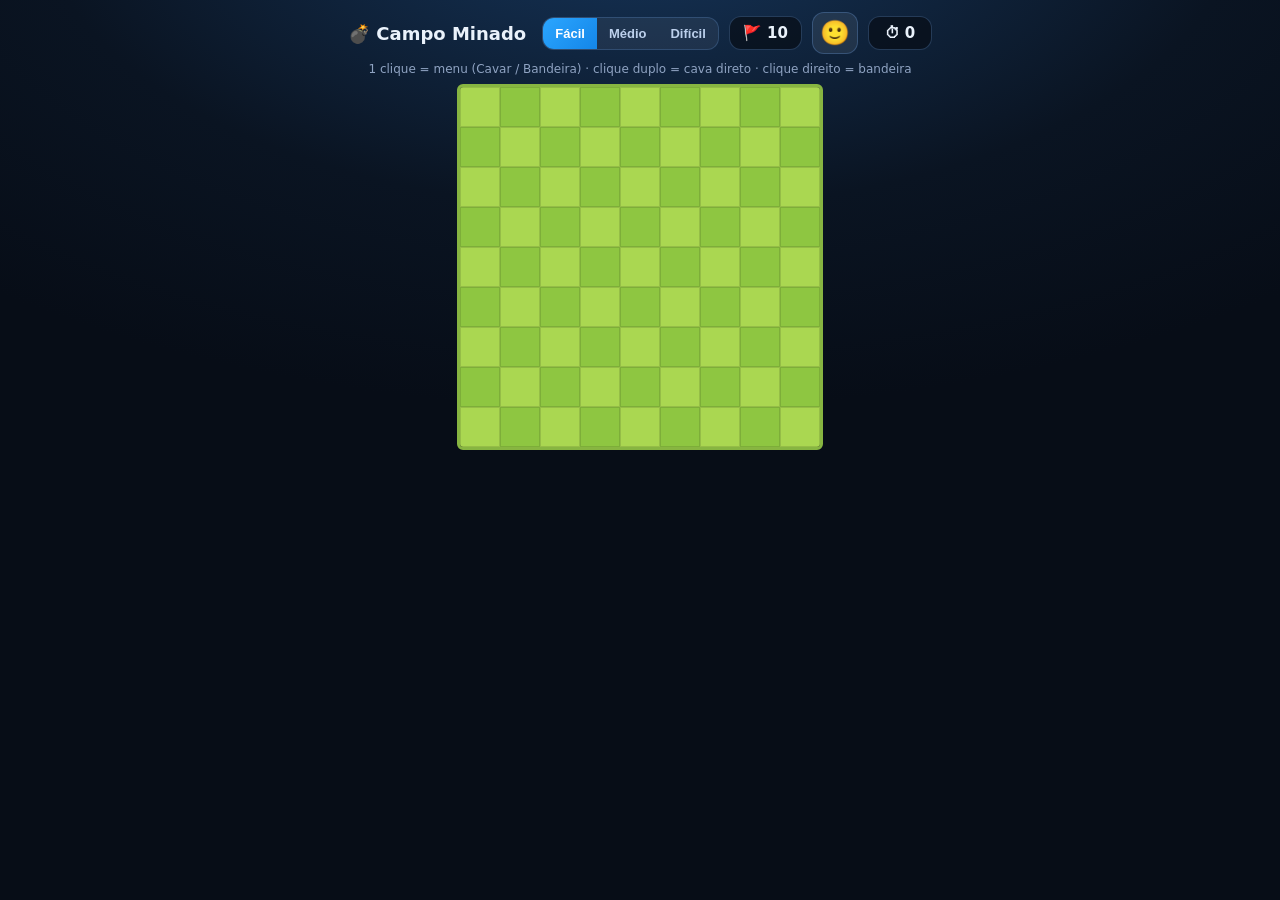
<file: games/minado/index.html>
<!DOCTYPE html>
<html lang="pt-BR">
<head>
<meta charset="UTF-8" />
<meta name="viewport" content="width=device-width, initial-scale=1.0" />
<title>Campo Minado</title>
<style>
  :root{--blue:#4f9dff;}
  *{box-sizing:border-box;margin:0;padding:0;-webkit-tap-highlight-color:transparent}
  html,body{height:100%;background:radial-gradient(1000px 500px at 50% -10%,#16365c,#0a1422 60%,#070d17);
    color:#eaf2fb;font-family:system-ui,sans-serif;display:flex;flex-direction:column;align-items:center;user-select:none}
  .bar{display:flex;align-items:center;gap:10px;padding:12px;flex-wrap:wrap;justify-content:center}
  .bar .title{font-weight:800;font-size:18px;margin-right:6px}
  .seg{display:flex;background:rgba(255,255,255,.06);border:1px solid rgba(120,180,255,.2);border-radius:12px;overflow:hidden}
  .seg button{background:none;border:none;color:#bcd0ec;font-weight:700;font-size:13px;padding:8px 12px;cursor:pointer}
  .seg button.on{background:linear-gradient(135deg,#2ba6ff,#1486e8);color:#fff}
  .chip{background:rgba(8,14,22,.7);border:1px solid rgba(120,180,255,.25);border-radius:12px;padding:7px 13px;font-weight:800;font-size:15px;min-width:64px;text-align:center}
  #reset{font-size:24px;background:rgba(255,255,255,.08);border:1px solid rgba(120,180,255,.25);border-radius:12px;width:46px;height:42px;cursor:pointer}
  #wrap{padding:0 8px 16px;max-width:100%;overflow:auto}
  #grid{display:grid;gap:0;border:3px solid #87b541;border-radius:6px;overflow:hidden}
  .cell{width:var(--cell);height:var(--cell);display:grid;place-items:center;
    font-weight:900;font-size:calc(var(--cell)*0.52);cursor:pointer;touch-action:manipulation;
    background:#aad751;border:1px solid rgba(0,0,0,.12)}  /* verde claro + borda */
  .cell.alt{background:#8ec641}                            /* verde escuro (xadrez bem visível) */
  .cell:hover{background:#c0e673}
  .cell.alt:hover{background:#a4d654}
  .cell:active{filter:brightness(.95)}
  .cell.rev{background:#e6c8a0;cursor:default}            /* terra claro */
  .cell.rev.alt{background:#d6b487}                        /* terra escuro */
  .cell.rev:hover,.cell.rev.alt:hover{filter:none}
  .cell.flag{background:#aad751}.cell.flag.alt{background:#a2d149}
  .cell.mine{background:#e57373!important}
  .cell.boom{background:#e0392b!important;animation:boom .4s}
  @keyframes boom{0%{transform:scale(1.3)}100%{transform:scale(1)}}
  .cell.pop{animation:cpop .45s ease both}
  @keyframes cpop{0%{transform:scale(1)}45%{transform:scale(1.2);filter:brightness(1.25)}100%{transform:scale(1)}}
  .confetti{position:fixed;inset:0;pointer-events:none;z-index:70;overflow:hidden}
  .confetti i{position:absolute;top:-24px;border-radius:2px;opacity:.95;animation-name:fall;animation-timing-function:cubic-bezier(.2,.6,.4,1);animation-fill-mode:forwards}
  @keyframes fall{to{transform:translateY(112vh) rotate(900deg)}}
  .menu{position:fixed;z-index:50;display:none;gap:8px;padding:8px;
    background:linear-gradient(180deg,#1a2740,#0e1626);border:1px solid #3a527c;border-radius:999px;
    box-shadow:0 16px 40px rgba(0,0,0,.55),0 0 0 1px rgba(120,180,255,.06)}
  .menu.show{display:flex;animation:menuIn .13s ease}
  @keyframes menuIn{from{opacity:0;transform:scale(.85)}to{opacity:1;transform:none}}
  .menu .ic{width:54px;height:54px;border-radius:50%;display:grid;place-items:center;font-size:23px;line-height:1;
    border:none;cursor:pointer;color:#fff;transition:.12s;box-shadow:0 4px 12px rgba(0,0,0,.35)}
  .menu .ic:hover{transform:translateY(-2px);filter:brightness(1.12)}
  .menu .ic:active{transform:scale(.92)}
  .menu .ic.dig{background:linear-gradient(135deg,#43d97f,#1f9e54)}
  .menu .ic.flagb{background:linear-gradient(135deg,#e0556b,#b3283e)}
  .menu .ic.cancel{background:#26344c;border:1px solid #3a4d72;color:#aab8d2;font-size:20px}
  .hint{color:#8fa3c2;font-size:12px;margin:-4px 0 8px;text-align:center;padding:0 10px}
  .ov{position:fixed;inset:0;display:none;place-items:center;background:rgba(6,14,26,.72);backdrop-filter:blur(4px);z-index:60}
  .ov.show{display:grid}
  .panel{background:#0e1626;border:1px solid #1f2942;border-radius:18px;padding:28px 34px;text-align:center}
  .panel .e{font-size:56px}.panel h3{margin:6px 0 4px;font-size:24px}.panel p{color:#9fb4d4;margin:0 0 16px}
  .panel button{background:linear-gradient(135deg,#2ba6ff,#1486e8);color:#fff;border:none;padding:12px 28px;border-radius:24px;font-weight:800;cursor:pointer}
</style>
</head>
<body>
  <div class="bar">
    <div class="title">💣 Campo Minado</div>
    <div class="seg" id="diff">
      <button data-d="0" class="on">Fácil</button>
      <button data-d="1">Médio</button>
      <button data-d="2">Difícil</button>
    </div>
    <div class="chip">🚩 <span id="mines">0</span></div>
    <button id="reset">🙂</button>
    <div class="chip">⏱ <span id="time">0</span></div>
  </div>
  <div class="hint">1 clique = menu (Cavar / Bandeira) · clique duplo = cava direto · clique direito = bandeira</div>
  <div id="wrap"><div id="grid"></div></div>

  <div class="menu" id="menu">
    <button class="ic dig" id="mDig" title="Cavar">⛏</button>
    <button class="ic flagb" id="mFlag" title="Bandeira">🚩</button>
    <button class="ic cancel" id="mCancel" title="Cancelar">✕</button>
  </div>

  <div class="ov" id="ov"><div class="panel">
    <div class="e" id="oe">🏆</div><h3 id="ot">Você venceu!</h3><p id="op"></p>
    <button onclick="start()">Jogar de novo</button>
  </div></div>

<script>
const DIFFS=[{c:9,r:9,m:10},{c:16,r:16,m:40},{c:20,r:16,m:70}];
const NUMCOL=['','#1976d2','#388e3c','#d32f2f','#7b1fa2','#ff8f00','#0097a7','#424242','#9e9e9e'];
const $=id=>document.getElementById(id);
let D=0, cols, rows, mineN, board, revealed, started, over, t0, timer, flags;

function start(){
  D=DIFFS[curD]; cols=D.c; rows=D.r; mineN=D.m;
  board=[]; revealed=0; started=false; over=false; flags=0;
  clearInterval(timer); $('time').textContent='0'; $('reset').textContent='🙂'; $('ov').classList.remove('show'); hideMenu();
  for(let r=0;r<rows;r++){board[r]=[];for(let c=0;c<cols;c++)board[r][c]={mine:false,rev:false,flag:false,n:0,alt:(r+c)%2};}
  $('mines').textContent=mineN;
  // tamanho da célula pra caber na tela
  const maxW=Math.min(innerWidth-24,560), maxH=innerHeight-150;
  const cell=Math.max(20,Math.floor(Math.min(maxW/cols,maxH/rows,40)));
  const g=$('grid'); g.style.gridTemplateColumns=`repeat(${cols},1fr)`; g.style.setProperty('--cell',cell+'px');
  document.documentElement.style.setProperty('--cell',cell+'px');
  g.innerHTML='';
  for(let r=0;r<rows;r++)for(let c=0;c<cols;c++){
    const e=document.createElement('div'); e.className='cell'+((r+c)%2?' alt':''); e.dataset.r=r; e.dataset.c=c;
    board[r][c].el=e;
    e.addEventListener('click',()=>onClick(r,c));
    e.addEventListener('contextmenu',ev=>{ev.preventDefault();toggleFlag(r,c);});
    g.appendChild(e);
  }
}
let curD=0;
$('diff').addEventListener('click',e=>{const b=e.target.closest('button');if(!b)return;
  [...$('diff').children].forEach(x=>x.classList.remove('on'));b.classList.add('on');curD=+b.dataset.d;start();});
$('reset').onclick=start;

function plant(sr,sc){ // mina depois do 1º clique, evitando o entorno do clique
  let placed=0;
  while(placed<mineN){const r=(Math.random()*rows)|0,c=(Math.random()*cols)|0;
    if(board[r][c].mine)continue; if(Math.abs(r-sr)<=1&&Math.abs(c-sc)<=1)continue;
    board[r][c].mine=true;placed++;}
  for(let r=0;r<rows;r++)for(let c=0;c<cols;c++){let n=0;
    for(let dr=-1;dr<=1;dr++)for(let dc=-1;dc<=1;dc++){const nr=r+dr,nc=c+dc;
      if(nr>=0&&nr<rows&&nc>=0&&nc<cols&&board[nr][nc].mine)n++;}
    board[r][c].n=n;}
}
function startTimer(){t0=Date.now();timer=setInterval(()=>$('time').textContent=Math.floor((Date.now()-t0)/1000),250);}

function paint(cell){const b=cell, e=b.el;
  e.className='cell'+(b.alt?' alt':'')+(b.rev?' rev':'')+(b.flag?' flag':'');
  if(b.rev){ if(b.mine){e.classList.add('mine');e.textContent='💣';}
    else if(b.n>0){e.textContent=b.n;e.style.color=NUMCOL[b.n];} else e.textContent=''; }
  else { e.textContent=b.flag?'🚩':''; e.style.color=''; }
}

function reveal(r,c){const b=board[r][c]; if(b.rev||b.flag)return;
  b.rev=true; revealed++; paint(b);
  if(b.mine){ lose(b); return; }
  if(b.n===0){ for(let dr=-1;dr<=1;dr++)for(let dc=-1;dc<=1;dc++){const nr=r+dr,nc=c+dc;
    if(nr>=0&&nr<rows&&nc>=0&&nc<cols)reveal(nr,nc);} }
}
function dig(r,c){ if(over)return; const b=board[r][c];
  if(!started){started=true;plant(r,c);startTimer();}
  if(b.rev){ chord(r,c); return; }
  reveal(r,c); checkWin();
}
function chord(r,c){const b=board[r][c]; if(!b.rev||b.n===0)return;
  let f=0; for(let dr=-1;dr<=1;dr++)for(let dc=-1;dc<=1;dc++){const nr=r+dr,nc=c+dc;
    if(nr>=0&&nr<rows&&nc>=0&&nc<cols&&board[nr][nc].flag)f++;}
  if(f===b.n){ for(let dr=-1;dr<=1;dr++)for(let dc=-1;dc<=1;dc++){const nr=r+dr,nc=c+dc;
    if(nr>=0&&nr<rows&&nc>=0&&nc<cols&&!board[nr][nc].flag)reveal(nr,nc);} checkWin(); }
}
function toggleFlag(r,c){ if(over)return; const b=board[r][c]; if(b.rev)return;
  b.flag=!b.flag; flags+=b.flag?1:-1; $('mines').textContent=mineN-flags; paint(b);
}
function lose(boom){over=true;clearInterval(timer);$('reset').textContent='😵';boom.el.classList.add('boom');
  for(let r=0;r<rows;r++)for(let c=0;c<cols;c++){const b=board[r][c];if(b.mine&&!b.flag){b.rev=true;paint(b);}}
  setTimeout(()=>{$('oe').textContent='💥';$('ot').textContent='BOOM!';$('op').textContent='Você pisou numa mina.';$('ov').classList.add('show');},500);
}
function checkWin(){ if(over)return;
  if(revealed===rows*cols-mineN){over=true;clearInterval(timer);$('reset').textContent='😎';
    const s=Math.floor((Date.now()-t0)/1000);
    try{const k='minado_stats',st=JSON.parse(localStorage[k]||'{}');st.wins=(st.wins||0)+1;
      const key='best'+curD; if(!st[key]||s<st[key])st[key]=s; localStorage[k]=JSON.stringify(st);}catch(e){}
    winAnim();
    setTimeout(()=>{$('oe').textContent='🏆';$('ot').textContent='Você venceu!';$('op').textContent=`Limpou o campo em ${s}s!`;$('ov').classList.add('show');},1500);}
}
function winAnim(){
  let i=0;
  for(let r=0;r<rows;r++)for(let c=0;c<cols;c++){const b=board[r][c];
    if(b.mine&&!b.flag){b.flag=true;flags++;}              // bandeira automática nas minas
    paint(b);                                              // (paint reescreve a classe...)
    b.el.style.animationDelay=((r+c)*30)+'ms'; b.el.classList.add('pop');   // ...então o pop entra depois
  }
  $('mines').textContent=mineN-flags;
  launchConfetti();
}
function launchConfetti(){
  const cor=['#ff4d6d','#ffd23a','#4f9dff','#3ed47a','#b06bff','#ff8f3a','#2ee6c9'];
  const box=document.createElement('div'); box.className='confetti';
  for(let k=0;k<120;k++){const p=document.createElement('i');
    p.style.left=Math.random()*100+'%';
    p.style.background=cor[(Math.random()*cor.length)|0];
    p.style.width=(6+Math.random()*8)+'px'; p.style.height=(9+Math.random()*9)+'px';
    p.style.animationDuration=(2+Math.random()*2.4)+'s';
    p.style.animationDelay=(Math.random()*0.9)+'s';
    box.appendChild(p);
  }
  document.body.appendChild(box); setTimeout(()=>box.remove(),5400);
}

/* ---- interação: 1 clique = menu, 2 cliques = cava ---- */
let ct=null, cc=null;
function onClick(r,c){ if(over)return;
  if(ct && cc && cc.r===r && cc.c===c){ clearTimeout(ct);ct=null;cc=null;hideMenu(); dig(r,c); return; } // duplo
  if(ct)clearTimeout(ct); cc={r,c};
  ct=setTimeout(()=>{ ct=null; const b=board[r][c];
    if(b.rev) chord(r,c); else showMenu(r,c); }, 240);
}
function showMenu(r,c){const b=board[r][c]; const rc=b.el.getBoundingClientRect();
  const m=$('menu');
  $('mDig').onclick=()=>{hideMenu();dig(r,c);};
  $('mFlag').onclick=()=>{hideMenu();toggleFlag(r,c);};
  $('mCancel').onclick=hideMenu;
  m.classList.add('show');
  let x=rc.left+rc.width/2-m.offsetWidth/2, y=rc.bottom+6;
  if(y+m.offsetHeight>innerHeight-6)y=rc.top-m.offsetHeight-6;
  x=Math.max(6,Math.min(x,innerWidth-m.offsetWidth-6));
  m.style.left=x+'px'; m.style.top=y+'px';
}
function hideMenu(){$('menu').classList.remove('show');}
document.addEventListener('click',e=>{if(!e.target.closest('.menu')&&!e.target.closest('.cell'))hideMenu();});
addEventListener('resize',()=>{if(!started)start();});

start();
</script>
</body>
</html>
</file>
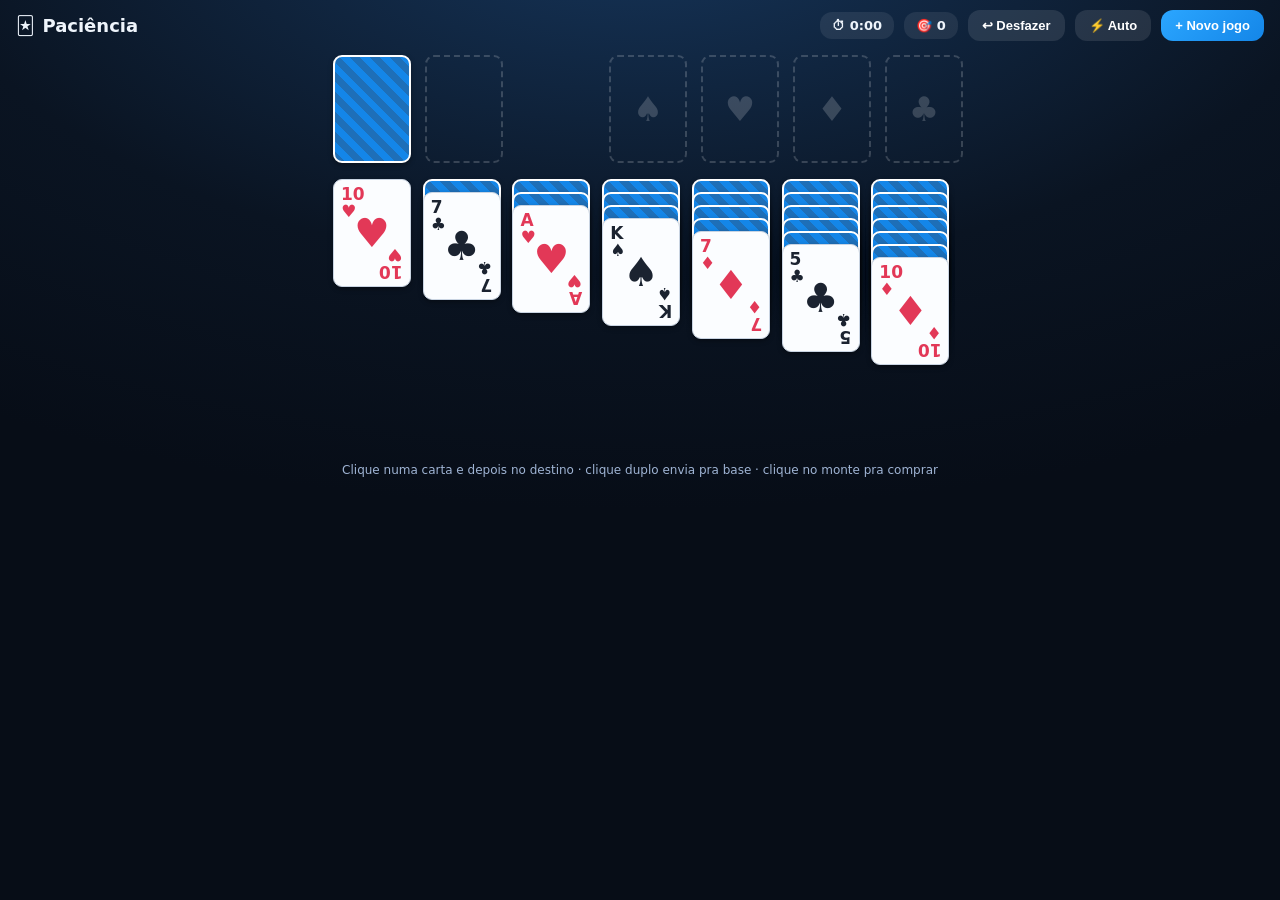
<file: games/paciencia/index.html>
<!DOCTYPE html>
<html lang="pt-BR">
<head>
<meta charset="UTF-8" />
<meta name="viewport" content="width=device-width, initial-scale=1.0" />
<title>Paciência</title>
<style>
  :root{--cardW:78px;--cardH:108px;--blue:#2ba6ff;}
  *{box-sizing:border-box}
  html,body{margin:0;height:100%;overflow:hidden;font-family:system-ui,sans-serif;user-select:none;
    background:radial-gradient(1200px 600px at 50% -10%, #16365c, #0a1422 60%, #070d17);color:#eef4fb}
  .bar{display:flex;align-items:center;gap:10px;padding:10px 16px}
  .bar .title{font-weight:800;font-size:18px;margin-right:auto;display:flex;align-items:center;gap:8px}
  .bar .stat{background:rgba(255,255,255,.08);padding:6px 12px;border-radius:12px;font-weight:700;font-size:13px}
  .bar button{background:linear-gradient(135deg,#2ba6ff,#1486e8);color:#fff;border:none;padding:8px 14px;
    border-radius:12px;font-weight:800;cursor:pointer;font-size:13px}
  .bar button.alt{background:rgba(255,255,255,.1)}
  .bar button:hover{filter:brightness(1.1)}
  #board{position:relative;margin:4px auto 0;width:calc(var(--cardW)*7 + 84px);max-width:100%;padding:0 8px}
  .row{display:flex;gap:14px}
  .slot{width:var(--cardW);height:var(--cardH);border-radius:9px;flex:0 0 auto}
  .empty{border:2px dashed rgba(255,255,255,.18);display:grid;place-items:center;color:rgba(255,255,255,.22);font-size:30px}
  .empty.f{font-size:34px}
  #tableau{display:flex;gap:14px;margin-top:16px}
  .col{width:var(--cardW);position:relative}
  .card{position:absolute;width:var(--cardW);height:var(--cardH);border-radius:9px;left:0;cursor:pointer;touch-action:none;
    box-shadow:0 2px 5px rgba(0,0,0,.35);transition:top .08s}
  .draglayer{position:fixed;z-index:999;pointer-events:none;width:var(--cardW);left:0;top:0;filter:drop-shadow(0 14px 22px rgba(0,0,0,.5))}
  .draglayer .card{box-shadow:0 12px 26px rgba(0,0,0,.5);transition:none}
  .top-row .card,.top-row .slot{position:relative}
  .face{background:#fbfdff;border:1px solid #c9d4e2}
  .back{background:
    repeating-linear-gradient(45deg,#1e6fb8 0 7px,#1486e8 7px 14px);border:2px solid #fff;border-radius:9px}
  .card .r{position:absolute;font-weight:800;line-height:1;font-size:17px}
  .card .r.tl{top:6px;left:7px}.card .r.br{bottom:6px;right:7px;transform:rotate(180deg)}
  .card .big{position:absolute;inset:0;display:grid;place-items:center;font-size:40px}
  .red{color:#e23857}.black{color:#1b2330}
  .card.sel{outline:3px solid var(--blue);outline-offset:-1px;box-shadow:0 0 16px rgba(43,166,255,.7)}
  .card.hint{outline:3px solid #ffd83a}
  #ov{position:fixed;inset:0;display:none;place-items:center;background:rgba(6,14,26,.7);backdrop-filter:blur(3px)}
  #ov.show{display:grid}
  .panel{background:#0e131f;border:1px solid #1d2942;padding:30px 38px;border-radius:18px;text-align:center}
  .panel .e{font-size:60px}.panel h3{margin:8px 0 6px}.panel p{color:#9fb4d4;margin:0 0 16px}
  .panel button{background:linear-gradient(135deg,#2ba6ff,#1486e8);color:#fff;border:none;padding:12px 28px;
    border-radius:24px;font-weight:800;cursor:pointer}
  .hintbar{text-align:center;font-size:12px;color:#9fb4d4;margin-top:8px}
  @media(max-width:680px){
    :root{--cardW:12vw;--cardH:16.5vw}
    .bar{flex-wrap:wrap;gap:6px;padding:8px}
    .bar .title{font-size:15px;margin-right:8px}
    .bar .title span.t{display:none}
    .bar .stat{font-size:11px;padding:5px 9px}
    .bar button{padding:7px 11px;font-size:12px}
    #board{padding:0 4px;width:auto}
    .row{gap:1.5vw}
    #tableau{gap:1.5vw;margin-top:10px}
    .card .r{font-size:3.4vw}.card .r.tl{top:3px;left:4px}.card .r.br{bottom:3px;right:4px}
    .card .big{font-size:8vw}
    .hintbar{font-size:10px}
  }
</style>
</head>
<body>
  <div class="bar">
    <div class="title">🃏 <span class="t">Paciência</span></div>
    <div class="stat">⏱ <span id="time">0:00</span></div>
    <div class="stat">🎯 <span id="moves">0</span></div>
    <button class="alt" id="undo">↩ Desfazer</button>
    <button class="alt" id="auto">⚡ Auto</button>
    <button id="new">+ Novo jogo</button>
  </div>

  <div id="board">
    <div class="row top-row">
      <div id="stock" class="slot"></div>
      <div id="waste" class="slot"></div>
      <div class="slot" style="visibility:hidden"></div>
      <div id="f0" class="slot fdn"></div>
      <div id="f1" class="slot fdn"></div>
      <div id="f2" class="slot fdn"></div>
      <div id="f3" class="slot fdn"></div>
    </div>
    <div id="tableau"></div>
    <div class="hintbar">Clique numa carta e depois no destino · clique duplo envia pra base · clique no monte pra comprar</div>
  </div>

  <div id="ov"><div class="panel"><div class="e">🏆</div><h3>Você venceu!</h3>
    <p id="wp">Parabéns!</p><button onclick="newGame()">Jogar de novo</button></div></div>

<script>
const SUITS=['♠','♥','♦','♣'];          // 0♠ 1♥ 2♦ 3♣
const RANKS=['','A','2','3','4','5','6','7','8','9','10','J','Q','K'];
const isRed=s=>s===1||s===2;
let stock,waste,fnd,tab,sel,moves,history,timer,startT,won;

function deck(){const d=[];for(let s=0;s<4;s++)for(let r=1;r<=13;r++)d.push({r,s,up:false});return d;}
function shuffle(a){for(let i=a.length-1;i>0;i--){const j=Math.floor(Math.random()*(i+1));[a[i],a[j]]=[a[j],a[i]];}return a;}

function newGame(){
  const d=shuffle(deck());
  tab=[[],[],[],[],[],[],[]]; fnd=[[],[],[],[]];
  for(let c=0;c<7;c++)for(let k=0;k<=c;k++){const card=d.pop();card.up=(k===c);tab[c].push(card);}
  stock=d; stock.forEach(c=>c.up=false); waste=[];
  sel=null; moves=0; won=false; history=[];
  startT=Date.now(); document.getElementById('ov').classList.remove('show');
  if(timer)clearInterval(timer);
  timer=setInterval(()=>{const s=Math.floor((Date.now()-startT)/1000);
    document.getElementById('time').textContent=Math.floor(s/60)+':'+String(s%60).padStart(2,'0');},500);
  render();
}
window.newGame=newGame;

function snapshot(){return JSON.stringify({stock,waste,fnd,tab,moves});}
function pushHist(){history.push(snapshot()); if(history.length>200)history.shift();}
function undo(){if(!history.length)return;const s=JSON.parse(history.pop());
  stock=s.stock;waste=s.waste;fnd=s.fnd;tab=s.tab;moves=s.moves;sel=null;render();}

function getPile(id){
  if(id==='stock')return stock; if(id==='waste')return waste;
  if(id[0]==='f')return fnd[+id[1]]; if(id[0]==='t')return tab[+id.slice(1)]; return null;
}
function color(c){return isRed(c.s)?'r':'b';}
function validRun(cards){for(let i=1;i<cards.length;i++){
  if(cards[i].r!==cards[i-1].r-1||color(cards[i])===color(cards[i-1]))return false;}return true;}
function fdnAccepts(f,c){if(!f.length)return c.r===1;const t=f[f.length-1];return t.s===c.s&&c.r===t.r+1;}
function tabAccepts(t,c){if(!t.length)return c.r===13;const top=t[t.length-1];
  return top.r===c.r+1&&color(top)!==color(c);}

function drawStock(){
  pushHist();
  if(stock.length){const c=stock.pop();c.up=true;waste.push(c);}
  else{while(waste.length){const c=waste.pop();c.up=false;stock.push(c);}}
  moves++; sel=null; render();
}

function movingCards(s){const p=getPile(s.pile);return p.slice(s.idx);}
function canMove(s,destId){
  if(destId===s.pile)return false;
  const cards=movingCards(s); const dest=getPile(destId);
  if(destId[0]==='f')return cards.length===1&&fdnAccepts(dest,cards[0]);
  if(destId[0]==='t')return validRun(cards)&&tabAccepts(dest,cards[0]);
  return false;
}
function doMove(s,destId){
  pushHist();
  const src=getPile(s.pile); const cards=src.splice(s.idx); getPile(destId).push(...cards);
  if(s.pile[0]==='t'&&src.length&&!src[src.length-1].up)src[src.length-1].up=true; // vira a de baixo
  moves++; sel=null; render(); checkWin();
}
function autoToFoundation(card,pileId,idx){
  for(let f=0;f<4;f++){if(fdnAccepts(fnd[f],card)){doMove({pile:pileId,idx},'f'+f);return true;}}
  return false;
}

function clickCard(pileId,idx){
  if(ignoreClick){return;}
  if(pileId==='stock'){drawStock();return;}
  const pile=getPile(pileId);
  if(sel){ // tentar mover seleção pra cá
    if(canMove(sel,pileId)){doMove(sel,pileId);return;}
  }
  // selecionar (só carta virada pra cima)
  const card=pile[idx];
  if(card&&card.up){sel={pile:pileId,idx}; render();}
  else if(sel){sel=null;render();}
}
function dblCard(pileId,idx){
  const pile=getPile(pileId); const card=pile[idx];
  if(!card||!card.up||idx!==pile.length-1)return;          // só a carta do topo
  if(autoToFoundation(card,pileId,idx))return;
  sel=null; render();
}
function clickEmpty(destId){ if(sel&&canMove(sel,destId))doMove(sel,destId); else {sel=null;render();} }

function autoFinish(){
  // tenta mover topos (waste + colunas) pras bases, repetidamente
  let moved=true, guard=0;
  function step(){
    moved=false;
    if(waste.length&&autoToFoundation(waste[waste.length-1],'waste',waste.length-1))moved=true;
    else for(let c=0;c<7;c++){const t=tab[c];
      if(t.length&&autoToFoundation(t[t.length-1],'t'+c,t.length-1)){moved=true;break;}}
    guard++;
    if(moved&&guard<200&&!won)setTimeout(step,90);
  }
  step();
}

function checkWin(){
  if(fnd.reduce((a,f)=>a+f.length,0)===52){won=true;clearInterval(timer);
    try{const k='paciencia_stats',st=JSON.parse(localStorage[k]||'{}');st.wins=(st.wins||0)+1;
      const t=Math.floor((Date.now()-startT)/1000);if(!st.best||t<st.best)st.best=t;localStorage[k]=JSON.stringify(st);}catch(e){}
    document.getElementById('wp').textContent=`Resolvido em ${document.getElementById('time').textContent} e ${moves} jogadas! 🎉`;
    document.getElementById('ov').classList.add('show');}
}

/* ---------- Render ---------- */
function cardEl(c,pileId,idx,top){
  const e=document.createElement('div');
  e.className='card '+(c.up?'face':'back');
  if(c.up){
    const col=isRed(c.s)?'red':'black';
    e.innerHTML=`<div class="r tl ${col}">${RANKS[c.r]}<br>${SUITS[c.s]}</div>
      <div class="big ${col}">${SUITS[c.s]}</div>
      <div class="r br ${col}">${RANKS[c.r]}<br>${SUITS[c.s]}</div>`;
  }
  if(sel&&sel.pile===pileId&&idx>=sel.idx)e.classList.add('sel');
  e.dataset.pile=pileId; e.dataset.idx=idx;
  if(c.up)e.onpointerdown=ev=>beginDrag(ev,pileId,idx,e);
  e.onclick=ev=>{ev.stopPropagation();clickCard(pileId,idx);};
  e.ondblclick=ev=>{ev.stopPropagation();dblCard(pileId,idx);};
  return e;
}
function render(){
  // STOCK
  const st=document.getElementById('stock'); st.className='slot'; st.innerHTML='';
  if(stock.length){const b=document.createElement('div');b.className='card back';st.appendChild(b);
    st.onclick=()=>drawStock();}
  else{st.className='slot empty';st.textContent='↻';st.onclick=()=>drawStock();}
  // WASTE
  const wa=document.getElementById('waste'); wa.className='slot'; wa.dataset.pile='waste'; wa.innerHTML='';
  if(waste.length){wa.appendChild(cardEl(waste[waste.length-1],'waste',waste.length-1,true));}
  else{wa.className='slot empty';wa.textContent='';}
  // FOUNDATIONS
  for(let f=0;f<4;f++){const el=document.getElementById('f'+f);el.className='slot';el.dataset.pile='f'+f;el.innerHTML='';
    const pile=fnd[f];
    if(pile.length){el.appendChild(cardEl(pile[pile.length-1],'f'+f,pile.length-1,true));}
    else{el.className='slot empty f';el.textContent=SUITS[f];el.style.color='rgba(255,255,255,.18)';}
    el.onclick=()=>clickEmpty('f'+f);
  }
  // TABLEAU
  const T=document.getElementById('tableau'); T.innerHTML='';
  for(let c=0;c<7;c++){
    const col=document.createElement('div'); col.className='col'; col.dataset.pile='t'+c;
    const pile=tab[c];
    col.style.height=Math.max(160,(pile.length-1)*26+120)+'px';
    if(!pile.length){const e=document.createElement('div');e.className='card empty';e.style.position='absolute';e.dataset.pile='t'+c;
      e.onclick=()=>clickEmpty('t'+c);col.appendChild(e);}
    let y=0;
    pile.forEach((card,i)=>{const e=cardEl(card,'t'+c,i,i===pile.length-1);
      e.style.top=y+'px'; col.appendChild(e); y+=card.up?26:13;});
    T.appendChild(col);
  }
  document.getElementById('moves').textContent=moves;
}

/* ---------- Arrastar e soltar ---------- */
let drag=null, ignoreClick=false;
function beginDrag(ev,pileId,idx,el){
  if(ev.button!==undefined && ev.button!==0)return;
  if(pileId==='stock')return;
  const pile=getPile(pileId); const card=pile[idx];
  if(!card||!card.up)return;
  if((pileId==='waste'||pileId[0]==='f') && idx!==pile.length-1)return;  // só o topo do waste/base
  drag={pileId,idx,el,startX:ev.clientX,startY:ev.clientY,moved:false,layer:null};
  try{el.setPointerCapture(ev.pointerId);}catch(e){}
}
function startDragVisual(){
  const {pileId,el}=drag; const els=[el];
  if(pileId[0]==='t'){let n=el.nextElementSibling;while(n){if(n.classList.contains('card'))els.push(n);n=n.nextElementSibling;}}
  drag.els=els;
  const r=el.getBoundingClientRect(); drag.offX=drag.startX-r.left; drag.offY=drag.startY-r.top;
  const layer=document.createElement('div'); layer.className='draglayer';
  els.forEach((e,i)=>{const cl=e.cloneNode(true); cl.classList.remove('sel'); cl.style.top=(i*26)+'px'; cl.style.left='0'; layer.appendChild(cl);});
  document.body.appendChild(layer); drag.layer=layer;
  els.forEach(e=>e.style.visibility='hidden');
}
document.addEventListener('pointermove',ev=>{ if(!drag)return;
  if(!drag.moved && Math.abs(ev.clientX-drag.startX)+Math.abs(ev.clientY-drag.startY)>6){drag.moved=true;startDragVisual();}
  if(drag.moved){drag.layer.style.left=(ev.clientX-drag.offX)+'px';drag.layer.style.top=(ev.clientY-drag.offY)+'px';}
});
document.addEventListener('pointerup',ev=>{ if(!drag)return; const d=drag; drag=null;
  if(!d.moved)return;
  ignoreClick=true; setTimeout(()=>ignoreClick=false,60);
  if(d.layer)d.layer.remove();
  const t=document.elementFromPoint(ev.clientX,ev.clientY);
  const pe=t&&t.closest('[data-pile]');
  let done=false;
  if(pe){const s={pile:d.pileId,idx:d.idx}, destId=pe.dataset.pile;
    if(canMove(s,destId)){doMove(s,destId);done=true;}}
  if(!done)render();
});

document.getElementById('new').onclick=newGame;
document.getElementById('undo').onclick=undo;
document.getElementById('auto').onclick=autoFinish;
document.addEventListener('keydown',e=>{if(e.key.toLowerCase()==='u')undo();});
newGame();
</script>
</body>
</html>
</file>
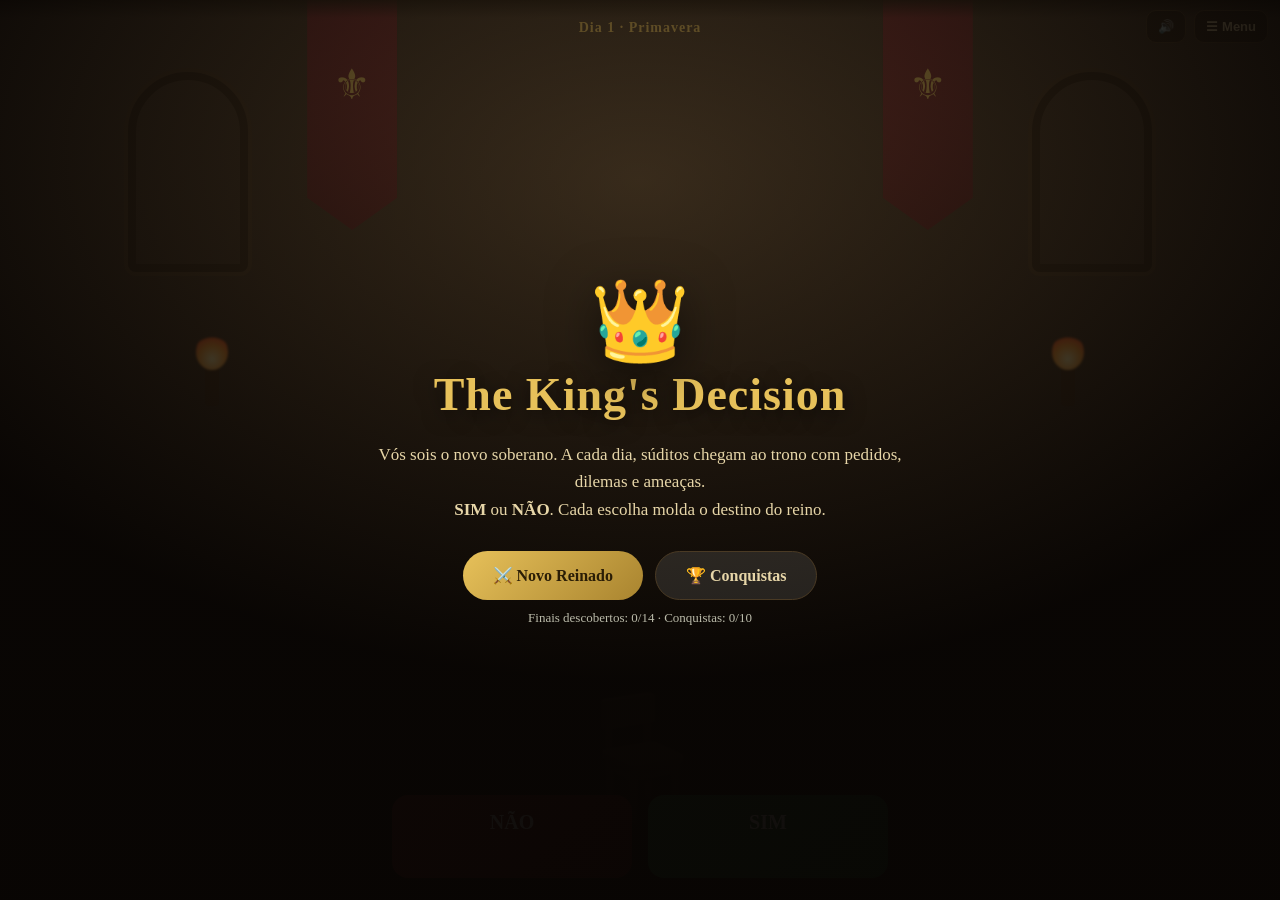
<file: games/reino/index.html>
<!DOCTYPE html>
<html lang="pt-BR">
<head>
<meta charset="UTF-8" />
<meta name="viewport" content="width=device-width, initial-scale=1.0" />
<title>The King's Decision</title>
<style>
  :root{--gold:#e7c15a;--ink:#f3e9d2;--stone:#241c17;--accent:#c9a24a}
  *{box-sizing:border-box;margin:0;padding:0}
  html,body{height:100%;overflow:hidden;font-family:"Georgia","Segoe UI",serif;color:var(--ink);
    background:#140f0b;-webkit-user-select:none;user-select:none}
  #game{position:relative;width:100%;height:100%;display:flex;flex-direction:column}

  /* ----- Sala do trono ----- */
  .hall{position:absolute;inset:0;overflow:hidden;z-index:0;
    background:linear-gradient(#3a2f25,#241b14 55%,#181109);}
  .window{position:absolute;top:8%;width:120px;height:200px;border-radius:60px 60px 8px 8px;
    border:8px solid #1c140d;overflow:hidden;box-shadow:0 0 0 4px #3a2c1d}
  .window.l{left:10%}.window.r{right:10%}
  .sky{position:absolute;inset:0;transition:background 2s}
  .rain{position:absolute;inset:0;opacity:0;background-image:repeating-linear-gradient(105deg,rgba(180,200,255,.25) 0 1px,transparent 1px 7px);
    animation:rain .5s linear infinite}
  @keyframes rain{to{background-position:0 40px}}
  .banner{position:absolute;top:0;width:90px;height:230px;background:linear-gradient(#7a1f2b,#4a0f18);
    clip-path:polygon(0 0,100% 0,100% 86%,50% 100%,0 86%);box-shadow:0 6px 20px rgba(0,0,0,.5);
    transform-origin:top center;animation:sway 5s ease-in-out infinite}
  .banner.l{left:24%}.banner.r{right:24%;animation-delay:1.2s}
  .banner::after{content:"⚜";position:absolute;top:60px;left:0;right:0;text-align:center;font-size:42px;color:var(--gold)}
  @keyframes sway{0%,100%{transform:rotate(-1.2deg)}50%{transform:rotate(1.2deg)}}
  .torch{position:absolute;width:14px;height:46px;background:#2a1a0e;border-radius:4px}
  .torch::before{content:"";position:absolute;top:-26px;left:-9px;width:32px;height:36px;border-radius:50%;
    background:radial-gradient(circle at 50% 70%,#fff3b0,#ff9d2f 45%,#ff5a1f 70%,transparent 75%);
    filter:blur(1px);animation:flick .12s infinite alternate}
  .torch.l{left:16%;top:40%}.torch.r{right:16%;top:40%}
  @keyframes flick{from{transform:scale(1) translateY(0);opacity:.92}to{transform:scale(1.12) translateY(-2px);opacity:1}}
  .throne{position:absolute;bottom:8%;left:50%;transform:translateX(-50%);font-size:120px;opacity:.22;filter:grayscale(.3)}
  .floor{position:absolute;bottom:0;left:0;right:0;height:26%;background:linear-gradient(#2a201600,#100b07);}

  /* ----- Topo: atributos ----- */
  .stats{position:relative;z-index:3;display:flex;gap:8px;justify-content:center;flex-wrap:wrap;
    padding:12px 10px 6px;background:linear-gradient(rgba(10,7,4,.85),transparent)}
  .stat{width:96px;background:rgba(20,14,9,.7);border:1px solid #4a3a24;border-radius:12px;padding:7px 8px;text-align:center}
  .stat .top{display:flex;align-items:center;justify-content:center;gap:5px;font-size:13px;color:#d9c79a;font-weight:700}
  .stat .bar{height:7px;background:#000;border-radius:6px;margin-top:5px;overflow:hidden}
  .stat .bar i{display:block;height:100%;border-radius:6px;transition:width .5s ease,background .3s}
  .stat.flash{animation:flash .5s}
  @keyframes flash{0%,100%{box-shadow:none}50%{box-shadow:0 0 16px var(--gold)}}
  .day{position:relative;z-index:3;text-align:center;color:var(--gold);font-weight:700;letter-spacing:1px;margin-top:2px;font-size:14px}

  /* ----- Personagem + diálogo ----- */
  .stage{position:relative;z-index:2;flex:1;display:flex;flex-direction:column;align-items:center;justify-content:flex-end;padding:0 18px 18px}
  .actor{display:flex;flex-direction:column;align-items:center;transform:translateX(-140%);opacity:0}
  .actor.in{animation:walkin .7s ease forwards}
  .actor.bow{animation:bow .5s ease}
  @keyframes walkin{to{transform:translateX(0);opacity:1}}
  @keyframes bow{30%{transform:translateY(8px) rotate(-2deg)}60%{transform:translateY(8px) rotate(-2deg)}100%{transform:none}}
  .portrait{width:150px;height:150px;border-radius:18px;display:grid;place-items:center;font-size:84px;position:relative;overflow:hidden;
    border:3px solid var(--accent);box-shadow:0 14px 40px rgba(0,0,0,.6),0 0 30px rgba(201,162,74,.25)}
  .portrait img{position:absolute;inset:0;width:100%;height:100%;object-fit:cover}
  .who{margin-top:10px;text-align:center}
  .who b{font-size:20px;color:#fff}
  .who small{display:block;color:var(--gold);font-size:12px;letter-spacing:1px;text-transform:uppercase}
  .bubble{max-width:560px;margin:14px auto 0;background:rgba(247,237,214,.96);color:#2a2114;border-radius:16px;
    padding:16px 20px;font-size:17px;line-height:1.5;text-align:center;box-shadow:0 10px 30px rgba(0,0,0,.5);
    position:relative;opacity:0}
  .bubble.show{animation:fadeUp .35s ease forwards}
  .bubble::before{content:"";position:absolute;top:-12px;left:50%;transform:translateX(-50%);border:7px solid transparent;border-bottom-color:rgba(247,237,214,.96)}
  @keyframes fadeUp{from{opacity:0;transform:translateY(10px)}to{opacity:1;transform:none}}
  .reply{min-height:22px;margin-top:10px;text-align:center;color:#e7d6a8;font-style:italic;font-size:15px;opacity:0;transition:.3s}
  .reply.show{opacity:1}

  /* ----- Escolhas ----- */
  .choices{position:relative;z-index:3;display:flex;gap:16px;justify-content:center;padding:6px 18px 22px}
  .choice{flex:1;max-width:240px;padding:16px;border:none;border-radius:16px;cursor:pointer;font-family:inherit;
    font-weight:800;font-size:20px;color:#fff;transition:transform .12s,box-shadow .15s;position:relative}
  .choice.no{background:linear-gradient(135deg,#8a2b2b,#5e1414)}
  .choice.yes{background:linear-gradient(135deg,#2f7d4a,#155e2f)}
  .choice:hover{transform:translateY(-3px);box-shadow:0 14px 30px rgba(0,0,0,.5)}
  .choice .hint{display:flex;gap:7px;justify-content:center;margin-top:8px;min-height:20px;font-size:15px;opacity:.95}
  .choice .hint span.up{color:#bfffce}.choice .hint span.dn{color:#ffc4c4}

  .bar-top{position:absolute;top:10px;right:12px;z-index:6;display:flex;gap:8px}
  .mini{background:rgba(20,14,9,.7);border:1px solid #4a3a24;color:#e7d6a8;border-radius:10px;padding:8px 11px;cursor:pointer;font-size:13px;font-weight:700}
  .mini:hover{border-color:var(--gold)}

  /* ----- Telas ----- */
  .screen{position:absolute;inset:0;z-index:20;display:none;flex-direction:column;align-items:center;justify-content:center;
    text-align:center;padding:30px;background:radial-gradient(800px 500px at 50% 20%,rgba(60,45,25,.6),rgba(8,5,3,.96))}
  .screen.show{display:flex;animation:fadeUp .4s ease}
  .screen h1{font-size:46px;color:var(--gold);letter-spacing:1px;text-shadow:0 4px 20px rgba(0,0,0,.6);margin-bottom:6px}
  .screen .crown{font-size:80px;filter:drop-shadow(0 8px 24px rgba(0,0,0,.6));animation:floaty 4s ease-in-out infinite}
  @keyframes floaty{0%,100%{transform:translateY(0)}50%{transform:translateY(-10px)}}
  .screen p{max-width:560px;color:#e7d6a8;font-size:17px;line-height:1.6;margin:14px 0}
  .screen .btns{display:flex;gap:12px;flex-wrap:wrap;justify-content:center;margin-top:14px}
  .pbtn{background:linear-gradient(135deg,var(--gold),#a9842f);color:#2a1d06;border:none;padding:14px 30px;
    border-radius:26px;font-weight:800;font-size:16px;cursor:pointer;font-family:inherit}
  .pbtn.alt{background:rgba(255,255,255,.1);color:#e7d6a8;border:1px solid #4a3a24}
  .pbtn:hover{filter:brightness(1.08)}
  .achv-grid{display:grid;grid-template-columns:repeat(auto-fill,minmax(140px,1fr));gap:10px;max-width:560px;margin-top:16px;width:100%}
  .ac{background:rgba(20,14,9,.7);border:1px solid #4a3a24;border-radius:12px;padding:12px;opacity:.4}
  .ac.on{opacity:1;border-color:var(--gold);box-shadow:0 0 16px rgba(201,162,74,.25)}
  .ac .e{font-size:28px}.ac b{display:block;font-size:13px;margin-top:4px}
  .meta-line{color:#bba; font-size:13px;margin-top:10px}

  .toast{position:absolute;top:70px;left:50%;transform:translateX(-50%) translateY(-12px);z-index:30;
    background:rgba(20,14,9,.95);border:1px solid var(--gold);color:#fff;padding:10px 18px;border-radius:14px;font-weight:700;
    opacity:0;transition:.3s;pointer-events:none}
  .toast.show{opacity:1;transform:translateX(-50%) translateY(0)}
  @media(max-width:560px){
    .stat{width:30%}
    .portrait{width:122px;height:122px;font-size:60px}
    .who b{font-size:17px}
    .bubble{font-size:15px;padding:13px 16px;margin-top:10px}
    .choice{font-size:18px;padding:13px}
    .choice .hint{display:none}
    .screen h1{font-size:30px}
    .banner{width:62px;height:160px}.banner.l{left:18%}.banner.r{right:18%}
    .window{width:84px;height:140px}
    .stage{padding:0 12px 12px}
  }
</style>
</head>
<body>
<div id="game">
  <div class="hall">
    <div class="window l"><div class="sky" id="skyL"></div><div class="rain" id="rainL"></div></div>
    <div class="window r"><div class="sky" id="skyR"></div><div class="rain" id="rainR"></div></div>
    <div class="banner l"></div><div class="banner r"></div>
    <div class="torch l"></div><div class="torch r"></div>
    <div class="throne">🪑</div>
    <div class="floor"></div>
  </div>

  <div class="bar-top">
    <button class="mini" id="muteBtn">🔊</button>
    <button class="mini" id="menuBtn">☰ Menu</button>
  </div>

  <div class="stats" id="stats"></div>
  <div class="day" id="day">Dia 1 · Primavera</div>

  <div class="stage">
    <div class="actor" id="actor">
      <div class="portrait" id="portrait"></div>
      <div class="who"><b id="cname"></b><small id="crole"></small></div>
    </div>
    <div class="bubble" id="bubble"></div>
    <div class="reply" id="reply"></div>
  </div>

  <div class="choices">
    <button class="choice no" id="btnNo">NÃO<div class="hint" id="hintNo"></div></button>
    <button class="choice yes" id="btnYes">SIM<div class="hint" id="hintYes"></div></button>
  </div>

  <div class="toast" id="toast"></div>

  <!-- Título -->
  <div class="screen show" id="title">
    <div class="crown">👑</div>
    <h1>The King's Decision</h1>
    <p>Vós sois o novo soberano. A cada dia, súditos chegam ao trono com pedidos, dilemas e ameaças.<br>
       <b>SIM</b> ou <b>NÃO</b>. Cada escolha molda o destino do reino.</p>
    <div class="btns">
      <button class="pbtn" id="btnNew">⚔️ Novo Reinado</button>
      <button class="pbtn alt" id="btnContinue" style="display:none">📜 Continuar</button>
      <button class="pbtn alt" id="btnAchv">🏆 Conquistas</button>
    </div>
    <div class="meta-line" id="metaLine"></div>
  </div>

  <!-- Fim -->
  <div class="screen" id="ending">
    <div class="crown" id="endIcon">👑</div>
    <h1 id="endTitle"></h1>
    <p id="endText"></p>
    <div class="meta-line" id="endStats"></div>
    <div class="btns">
      <button class="pbtn" id="btnAgain">↻ Novo Reinado</button>
      <button class="pbtn alt" id="btnMenu2">Menu</button>
    </div>
  </div>

  <!-- Conquistas -->
  <div class="screen" id="achvScreen">
    <h1>🏆 Conquistas</h1>
    <div class="achv-grid" id="achvGrid"></div>
    <div class="btns"><button class="pbtn alt" id="btnAchvBack">Voltar</button></div>
  </div>
</div>

<script src="cards.js"></script>
<script>
const K=window.KINGDOM, $=id=>document.getElementById(id);
const SEASONS=["Primavera","Verão","Outono","Inverno"];
const SAVE="kd_save_v1", META="kd_meta_v1";
let state, cur, curBranchHint;

// ---------- retrato ilustrado (SVG) p/ cada personagem ----------
function shade(hex,amt){const n=parseInt((hex||"#7a5a38").slice(1),16);const c=x=>Math.max(0,Math.min(255,x));
  const r=c((n>>16)+amt),g=c(((n>>8)&255)+amt),b=c((n&255)+amt);return "#"+((1<<24)+(r<<16)+(g<<8)+b).toString(16).slice(1);}
function portraitSVG(c){const col=c.color||"#7a5a38";
  const svg=`<svg xmlns='http://www.w3.org/2000/svg' width='300' height='300'>
    <defs><linearGradient id='bg' x1='0' y1='0' x2='0' y2='1'><stop offset='0' stop-color='${shade(col,45)}'/><stop offset='1' stop-color='${shade(col,-85)}'/></linearGradient>
    <radialGradient id='v' cx='.5' cy='.4' r='.62'><stop offset='.55' stop-color='#000' stop-opacity='0'/><stop offset='1' stop-color='#000' stop-opacity='.55'/></radialGradient></defs>
    <rect width='300' height='300' fill='url(#bg)'/>
    <path d='M28 300 Q55 205 150 200 Q245 205 272 300 Z' fill='${shade(col,-35)}'/>
    <path d='M100 300 Q150 242 200 300 Z' fill='${shade(col,-62)}'/>
    <circle cx='150' cy='148' r='66' fill='${shade(col,60)}' opacity='.30'/>
    <text x='150' y='176' font-size='98' text-anchor='middle'>${c.emoji||'❔'}</text>
    <rect width='300' height='300' fill='url(#v)'/>
    <rect x='6' y='6' width='288' height='288' rx='16' fill='none' stroke='#caa24a' stroke-width='4'/></svg>`;
  return "data:image/svg+xml,"+encodeURIComponent(svg);}

/* ---------- meta (persistente entre partidas) ---------- */
function loadMeta(){try{return JSON.parse(localStorage[META])||{endings:[],achv:[]}}catch(e){return{endings:[],achv:[]}}}
function saveMeta(m){localStorage[META]=JSON.stringify(m)}
let meta=loadMeta();

/* ---------- som ---------- */
let actx,muted=false;
function tone(f,d,type="sine",vol=.12){ if(muted)return;
  try{actx=actx||new(window.AudioContext||window.webkitAudioContext)();
    const o=actx.createOscillator(),g=actx.createGain();o.type=type;o.frequency.value=f;
    g.gain.value=vol;o.connect(g);g.connect(actx.destination);const t=actx.currentTime;
    g.gain.setValueAtTime(vol,t);g.gain.exponentialRampToValueAtTime(.001,t+d);o.start(t);o.stop(t+d);}catch(e){}}
function sfx(kind){
  if(kind==="yes"){tone(523,.12);setTimeout(()=>tone(784,.14),90);}
  else if(kind==="no"){tone(330,.12);setTimeout(()=>tone(247,.14),90);}
  else if(kind==="coin"){[660,880,1046].forEach((f,i)=>setTimeout(()=>tone(f,.1,"square",.08),i*60));}
  else if(kind==="bad"){tone(150,.4,"sawtooth",.12);}
  else if(kind==="good"){[523,659,784].forEach((f,i)=>setTimeout(()=>tone(f,.3),i*80));}
  else if(kind==="end"){[392,523,659,784].forEach((f,i)=>setTimeout(()=>tone(f,.45),i*150));}
}
$("muteBtn").onclick=()=>{muted=!muted;$("muteBtn").textContent=muted?"🔇":"🔊";};

/* ---------- estado ---------- */
function fresh(){return{day:1,stats:{auth:50,gold:50,happy:50,army:50,know:50,faith:50},flags:[],shown:[],sched:[],recent:[]};}
function save(){localStorage[SAVE]=JSON.stringify(state);}
function hasSave(){return !!localStorage[SAVE];}
function view(){return{day:state.day,stats:state.stats,flags:new Set(state.flags)};}

/* ---------- atmosfera (céu/clima por dia) ---------- */
function updateAmbience(){
  const phase=state.day%8; // ciclo dia/noite
  const dayN=phase<4; const t=phase/8;
  const skyDay=["#a9d4f5","#bfe0f7"], skyNight=["#12203a","#1b2c4d"], dusk=["#e88a4a","#b85c6a"];
  let cols= phase===3?dusk : (dayN?skyDay:skyNight);
  const css=`linear-gradient(${cols[0]},${cols[1]})`;
  $("skyL").style.background=css; $("skyR").style.background=css;
  const rain=(state.day*7%5===0)?.7:0; $("rainL").style.opacity=rain;$("rainR").style.opacity=rain;
  $("day").textContent=`Dia ${state.day} · ${SEASONS[Math.floor((state.day-1)/8)%4]}`;
}

/* ---------- render stats ---------- */
function colorFor(v){return v<25?"#d6453f":v<50?"#e0a13a":v<75?"#7bc94a":"#4fae8b";}
function renderStats(flashKeys){
  $("stats").innerHTML=K.STATS.map(s=>{const v=state.stats[s.k];
    return `<div class="stat ${flashKeys&&flashKeys.includes(s.k)?'flash':''}" data-k="${s.k}">
      <div class="top">${s.icon} ${v}</div>
      <div class="bar"><i style="width:${v}%;background:${colorFor(v)}"></i></div></div>`;}).join("");
}

/* ---------- seleção de evento ---------- */
function evById(id){return K.EVENTS.find(e=>e.id===id);}
function eligible(e,v){return (!e.cond||e.cond(v)) && (!e.once||!state.shown.includes(e.id));}
function pickEvent(){
  const v=view();
  // consequências agendadas
  state.sched.sort((a,b)=>a.day-b.day);
  for(let i=0;i<state.sched.length;i++){if(state.sched[i].day<=state.day){
    const e=evById(state.sched[i].id);
    if(e && eligible(e,v)){state.sched.splice(i,1);return e;}
    if(!e || e.once){state.sched.splice(i,1);i--;}
  }}
  // pool aleatório
  let pool=K.EVENTS.filter(e=>!e.scheduledOnly && eligible(e,v) && !state.recent.includes(e.id));
  if(!pool.length)pool=K.EVENTS.filter(e=>!e.scheduledOnly && eligible(e,v));
  if(!pool.length)pool=K.EVENTS.filter(e=>!e.scheduledOnly && (!e.cond||e.cond(v)));
  let tot=pool.reduce((a,e)=>a+(e.weight||1),0),r=Math.random()*tot;
  for(const e of pool){r-=(e.weight||1);if(r<=0)return e;}
  return pool[0];
}

/* ---------- mostrar evento ---------- */
function hintFor(branch){const e=branch&&branch.e||{};
  return K.STATS.filter(s=>e[s.k]).map(s=>`<span class="${e[s.k]>0?'up':'dn'}">${s.icon}${e[s.k]>0?'↑':'↓'}</span>`).join("");}
function showEvent(e){
  cur=e; state._cur=e.id; const c=K.CHARS[e.char]||{name:"?",role:"",emoji:"❔",color:"#555"};
  // retrato robusto: emoji em DOM (nunca some). Se houver foto real (c.image), usa-a por cima.
  $("portrait").style.background=`radial-gradient(circle at 50% 36%, ${shade(c.color,35)}, ${shade(c.color,-82)})`;
  $("portrait").innerHTML=(c.image?`<img src="${c.image}" onerror="this.remove()">`:"")+`<span>${c.emoji}</span>`;
  $("cname").textContent=c.name; $("crole").textContent=c.role;
  $("bubble").classList.remove("show"); $("reply").classList.remove("show"); $("reply").textContent="";
  $("hintYes").innerHTML=hintFor(e.yes); $("hintNo").innerHTML=hintFor(e.no);
  const a=$("actor"); a.classList.remove("in","bow"); void a.offsetWidth; a.classList.add("in");
  setTimeout(()=>{a.classList.add("bow");},700);
  setTimeout(()=>{$("bubble").textContent=e.text;$("bubble").classList.add("show");},1050);
  setButtons(true); save();
}
function setButtons(on){$("btnYes").disabled=!on;$("btnNo").disabled=!on;
  $("btnYes").style.opacity=on?1:.5;$("btnNo").style.opacity=on?1:.5;}

/* ---------- escolher ---------- */
function choose(yes){
  if(!cur)return; setButtons(false);
  const b = yes? cur.yes : cur.no; sfx(yes?"yes":"no");
  const flash=[];
  if(b.e)for(const k in b.e){state.stats[k]=Math.max(0,Math.min(100,state.stats[k]+b.e[k]));flash.push(k);
    if(k==="gold"&&b.e[k]>0)sfx("coin");}
  if(b.set)b.set.forEach(f=>{if(!state.flags.includes(f))state.flags.push(f);});
  if(b.next){const[a,c]=b.next.in; state.sched.push({id:b.next.id,day:state.day+a+Math.floor(Math.random()*(c-a+1))});}
  if(!state.shown.includes(cur.id))state.shown.push(cur.id);
  state.recent.push(cur.id); if(state.recent.length>6)state.recent.shift();
  renderStats(flash);
  $("reply").textContent=b.r||""; $("reply").classList.add("show");
  state.day++; updateAmbience();
  checkAchv();
  const end=computeEnding();
  save();
  if(end){setTimeout(()=>endGame(end),1100);return;}
  setTimeout(()=>{ const ne=pickEvent(); showEvent(ne); }, 1150);
}

/* ---------- finais ---------- */
function computeEnding(){
  for(const s of K.STATS){const v=state.stats[s.k];
    if(v<=0)return s.k+"_low"; if(v>=100)return s.k+"_high";}
  if(state.day>=100)return "legend";
  if(state.day>=60 && K.STATS.every(s=>state.stats[s.k]>=65))return "golden";
  return null;
}
function endGame(key){
  const E=K.ENDINGS[key]||{icon:"🏰",title:"Fim de Reinado",text:""};
  sfx(key==="golden"||key==="legend"||key.endsWith("high")?"good":"bad"); setTimeout(()=>sfx("end"),300);
  $("endIcon").textContent=E.icon; $("endTitle").textContent=E.title; $("endText").textContent=E.text;
  $("endStats").textContent=`Reinado de ${state.day} dias.`;
  if(!meta.endings.includes(key)){meta.endings.push(key);saveMeta(meta);}
  localStorage.removeItem(SAVE);
  show("ending");
}

/* ---------- conquistas ---------- */
function checkAchv(){const v=view();
  K.ACHV.forEach(a=>{if(!meta.achv.includes(a.id)&&a.cond(v)){meta.achv.push(a.id);saveMeta(meta);toast(`🏆 Conquista: ${a.name}`);sfx("good");}});}
function renderAchv(){
  $("achvGrid").innerHTML=K.ACHV.map(a=>`<div class="ac ${meta.achv.includes(a.id)?'on':''}">
    <div class="e">${a.icon}</div><b>${a.name}</b></div>`).join("");
}
let toastT;
function toast(msg){const t=$("toast");t.textContent=msg;t.classList.add("show");clearTimeout(toastT);toastT=setTimeout(()=>t.classList.remove("show"),2200);}

/* ---------- telas ---------- */
function show(id){["title","ending","achvScreen"].forEach(s=>$(s).classList.remove("show"));if(id)$(id).classList.add("show");}
function startGame(continueSave){
  state = continueSave && hasSave() ? JSON.parse(localStorage[SAVE]) : fresh();
  if(!state.recent)state.recent=[];
  show(null); renderStats(); updateAmbience();
  if(continueSave && hasSave() && state._cur){ showEvent(evById(state._cur)||pickEvent()); }
  else showEvent(pickEvent());
}

/* ---------- bindings ---------- */
$("btnYes").onclick=()=>choose(true);
$("btnNo").onclick=()=>choose(false);
$("btnNew").onclick=()=>startGame(false);
$("btnContinue").onclick=()=>startGame(true);
$("btnAgain").onclick=()=>startGame(false);
$("btnMenu2").onclick=()=>{refreshTitle();show("title");};
$("menuBtn").onclick=()=>{save();refreshTitle();show("title");};
$("btnAchv").onclick=()=>{renderAchv();show("achvScreen");};
$("btnAchvBack").onclick=()=>{refreshTitle();show("title");};
function refreshTitle(){
  $("btnContinue").style.display=hasSave()?"":"none";
  $("metaLine").textContent=`Finais descobertos: ${meta.endings.length}/${Object.keys(K.ENDINGS).length} · Conquistas: ${meta.achv.length}/${K.ACHV.length}`;
}
refreshTitle();
</script>
</body>
</html>
</file>
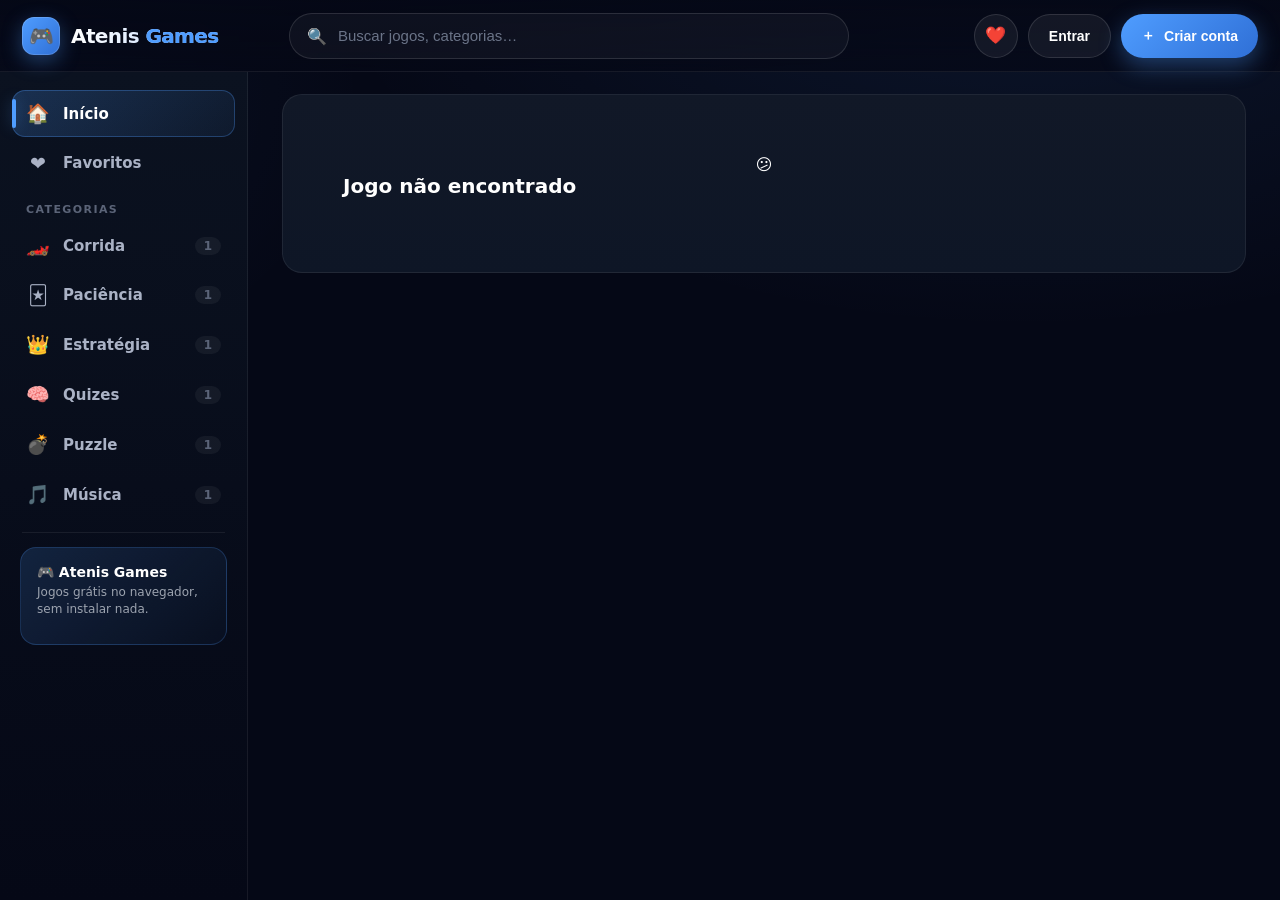
<file: game.html>
<!DOCTYPE html>
<html lang="pt-BR">
<head>
  <meta charset="UTF-8" />
  <meta name="viewport" content="width=device-width, initial-scale=1.0" />
  <title>Jogar — Atenis Games</title>
  <link rel="icon" href="data:image/svg+xml,<svg xmlns='http://www.w3.org/2000/svg' viewBox='0 0 100 100'><text y='.9em' font-size='90'>🎮</text></svg>" />
  <link rel="stylesheet" href="css/styles.css" />
</head>
<body data-page="game">
  <header class="header">
    <button class="icon-btn menu-toggle" id="menuToggle" aria-label="Menu">☰</button>
    <a class="logo" href="index.html">
      <span class="mark">🎮</span>
      <span class="name">Atenis<span> Games</span></span>
    </a>
    <div class="search">
      <span class="ico">🔍</span>
      <input id="search" type="text" placeholder="Buscar jogos, categorias…" autocomplete="off" />
    </div>
    <div class="actions">
      <button class="icon-btn" title="Favoritos" onclick="location.href='index.html#favoritos'">❤️</button>
      <div id="acctArea" style="display:flex;gap:10px;align-items:center"></div>
    </div>
  </header>

  <aside class="sidebar" id="sidebar"></aside>
  <div class="scrim" id="scrim"></div>

  <main class="gpage" id="gameRoot"></main>

  <script src="js/data.js" defer></script>
  <script src="js/account.js" defer></script>
  <script src="js/main.js" defer></script>
</body>
</html>
</file>
<file: css/styles.css>
/* =========================================================
   ATENIS GAMES — Design System (premium dark)
   ========================================================= */
:root{
  --bg:#050816;
  --bg2:#0B1220;
  --card:#111827;
  --card2:#0e1626;
  --accent:#4F9DFF;
  --accent-h:#66B2FF;
  --glow:rgba(79,157,255,.35);
  --text:#FFFFFF;
  --muted:#9CA3AF;
  --border:rgba(255,255,255,.07);
  --border2:rgba(255,255,255,.12);
  --sidebar-w:248px;
  --header-h:72px;
  --radius:18px;
  --shadow:0 18px 50px rgba(0,0,0,.5);
  --ease:cubic-bezier(.22,.61,.36,1);
}
*{box-sizing:border-box;margin:0;padding:0}
html{scroll-behavior:smooth}
body{
  background:
    radial-gradient(1200px 700px at 80% -10%, rgba(79,157,255,.10), transparent 60%),
    radial-gradient(900px 600px at -10% 10%, rgba(79,157,255,.07), transparent 55%),
    var(--bg);
  color:var(--text);
  font-family:"Segoe UI",system-ui,-apple-system,Roboto,Helvetica,Arial,sans-serif;
  -webkit-font-smoothing:antialiased;
  min-height:100vh;
}
a{color:inherit;text-decoration:none}
img{display:block;max-width:100%}
::-webkit-scrollbar{width:10px;height:10px}
::-webkit-scrollbar-thumb{background:#1b2436;border-radius:20px}
::-webkit-scrollbar-thumb:hover{background:#26314a}
::-webkit-scrollbar-track{background:transparent}
::selection{background:rgba(79,157,255,.35)}

/* ---------- Header ---------- */
.header{
  position:fixed;top:0;left:0;right:0;height:var(--header-h);z-index:60;
  display:flex;align-items:center;gap:16px;padding:0 22px;
  background:linear-gradient(to bottom, rgba(5,8,22,.92), rgba(5,8,22,.72));
  backdrop-filter:blur(16px);border-bottom:1px solid var(--border);
}
.logo{display:flex;align-items:center;gap:11px;font-weight:800;font-size:20px;letter-spacing:-.6px;flex:0 0 auto}
.logo .mark{
  width:38px;height:38px;border-radius:12px;display:grid;place-items:center;font-size:20px;
  background:linear-gradient(135deg,var(--accent),#2f6fd6);
  box-shadow:0 6px 20px var(--glow), inset 0 0 0 1px rgba(255,255,255,.15);
}
.logo .name{background:linear-gradient(90deg,#fff,#bcd6ff);-webkit-background-clip:text;background-clip:text;color:transparent}
.logo .name span{color:var(--accent);-webkit-text-fill-color:var(--accent)}

/* search */
.search{flex:1;max-width:560px;margin:0 auto;position:relative}
.search input{
  width:100%;height:46px;border-radius:24px;border:1px solid var(--border2);
  background:rgba(255,255,255,.04);color:var(--text);padding:0 20px 0 48px;font-size:15px;outline:none;
  transition:.2s var(--ease);
}
.search input::placeholder{color:#6b7488}
.search input:focus{border-color:var(--accent);background:rgba(79,157,255,.07);box-shadow:0 0 0 4px rgba(79,157,255,.14),0 0 30px var(--glow)}
.search .ico{position:absolute;left:18px;top:50%;transform:translateY(-50%);color:#6b7488;font-size:16px}
.suggest{
  position:absolute;top:54px;left:0;right:0;background:var(--bg2);border:1px solid var(--border2);
  border-radius:16px;box-shadow:var(--shadow);overflow:hidden;display:none;z-index:70;padding:8px;
}
.suggest.show{display:block;animation:fadeUp .18s var(--ease)}
.suggest .lbl{font-size:11px;text-transform:uppercase;letter-spacing:1px;color:var(--muted);padding:8px 12px 4px;font-weight:800}
.suggest a{display:flex;align-items:center;gap:12px;padding:10px 12px;border-radius:11px;font-weight:600}
.suggest a:hover{background:rgba(79,157,255,.12)}
.suggest a .em{width:34px;height:34px;border-radius:9px;display:grid;place-items:center;font-size:18px}
.suggest a small{margin-left:auto;color:var(--muted);font-weight:600}

.actions{display:flex;align-items:center;gap:10px;margin-left:auto;flex:0 0 auto}
.btn{
  height:44px;padding:0 20px;border-radius:24px;border:none;cursor:pointer;font-weight:800;font-size:14px;color:#fff;
  background:linear-gradient(135deg,var(--accent),#2f6fd6);display:inline-flex;align-items:center;gap:9px;
  box-shadow:0 8px 22px var(--glow);transition:.18s var(--ease);white-space:nowrap;
}
.btn:hover{transform:translateY(-2px);box-shadow:0 12px 30px var(--glow);filter:brightness(1.06)}
.btn:active{transform:translateY(0)}
.btn.ghost{background:rgba(255,255,255,.06);box-shadow:none;border:1px solid var(--border2)}
.btn.ghost:hover{background:rgba(255,255,255,.1);box-shadow:0 0 20px rgba(79,157,255,.18)}
.icon-btn{
  width:44px;height:44px;border-radius:50%;background:rgba(255,255,255,.06);border:1px solid var(--border2);
  color:var(--text);cursor:pointer;font-size:17px;display:grid;place-items:center;transition:.18s var(--ease);
}
.icon-btn:hover{background:rgba(79,157,255,.16);border-color:var(--accent);box-shadow:0 0 18px var(--glow)}
.menu-toggle{display:none}

/* ---------- Sidebar ---------- */
.sidebar{
  position:fixed;top:var(--header-h);bottom:0;left:0;width:var(--sidebar-w);z-index:50;
  background:linear-gradient(to bottom, var(--bg2), var(--bg));
  border-right:1px solid var(--border);padding:18px 12px;overflow-y:auto;transition:transform .3s var(--ease);
}
.nav-label{font-size:11px;text-transform:uppercase;letter-spacing:1.4px;color:#5b6478;padding:14px 14px 6px;font-weight:800}
.nav-item{
  display:flex;align-items:center;gap:13px;padding:12px 14px;border-radius:13px;color:#aab2c5;
  font-weight:700;font-size:15px;cursor:pointer;margin-bottom:3px;position:relative;transition:.16s var(--ease);
}
.nav-item .ic{font-size:19px;width:24px;text-align:center}
.nav-item .count{margin-left:auto;font-size:12px;color:#5b6478;background:rgba(255,255,255,.05);padding:2px 9px;border-radius:20px;font-weight:800}
.nav-item:hover{background:rgba(255,255,255,.05);color:#fff}
.nav-item:hover .ic{filter:drop-shadow(0 0 8px var(--glow))}
.nav-item.active{
  background:linear-gradient(135deg, rgba(79,157,255,.22), rgba(79,157,255,.06));
  color:#fff;box-shadow:inset 0 0 0 1px rgba(79,157,255,.3);
}
.nav-item.active::before{content:"";position:absolute;left:0;top:9px;bottom:9px;width:4px;border-radius:4px;background:var(--accent);box-shadow:0 0 14px var(--glow)}
.nav-sep{height:1px;background:var(--border);margin:14px 10px}
.side-cta{margin:14px 8px 4px;padding:16px;border-radius:16px;background:linear-gradient(135deg,rgba(79,157,255,.16),rgba(79,157,255,.03));border:1px solid rgba(79,157,255,.22)}
.side-cta h4{font-size:14px;margin-bottom:4px}
.side-cta p{font-size:12px;color:var(--muted);margin-bottom:10px;line-height:1.4}

/* ---------- Layout ---------- */
.main{margin-left:var(--sidebar-w);padding:calc(var(--header-h) + 26px) 34px 70px}
.scrim{position:fixed;inset:0;background:rgba(0,0,0,.55);z-index:45;display:none}
body.menu-open .scrim{display:block}

/* ---------- Hero banner (home) ---------- */
.hero{
  position:relative;border-radius:26px;overflow:hidden;min-height:340px;display:flex;align-items:flex-end;
  padding:44px;margin-bottom:40px;border:1px solid var(--border2);box-shadow:var(--shadow);isolation:isolate;
}
.hero .bg{position:absolute;inset:0;z-index:-2;transition:opacity .8s var(--ease)}
.hero .bg::after{content:"";position:absolute;inset:0;background:
  linear-gradient(to top, rgba(5,8,22,.96) 8%, rgba(5,8,22,.55) 45%, transparent 80%),
  linear-gradient(to right, rgba(5,8,22,.85), transparent 60%)}
.hero .glowart{position:absolute;right:-60px;top:-60px;font-size:340px;opacity:.18;z-index:-1;filter:blur(2px);transform:rotate(-12deg)}
.hero .pill{display:inline-flex;align-items:center;gap:7px;background:rgba(79,157,255,.18);border:1px solid rgba(79,157,255,.4);
  color:#cfe2ff;font-weight:800;font-size:12px;letter-spacing:1px;text-transform:uppercase;padding:7px 14px;border-radius:30px;margin-bottom:16px}
.hero h1{font-size:46px;line-height:1.04;letter-spacing:-1.5px;margin-bottom:10px;max-width:680px;text-shadow:0 6px 30px rgba(0,0,0,.5)}
.hero .tag{font-size:17px;color:#cdd6e6;max-width:520px;margin-bottom:22px}
.hero .meta{display:flex;align-items:center;gap:18px;margin-bottom:24px;font-weight:700;color:#dbe4f3}
.hero .cta{display:flex;gap:12px;flex-wrap:wrap}
.hero .btn{height:52px;padding:0 28px;font-size:16px}
.hero .dots{position:absolute;right:30px;bottom:26px;display:flex;gap:8px;z-index:2}
.hero .dots i{width:9px;height:9px;border-radius:50%;background:rgba(255,255,255,.3);cursor:pointer;transition:.2s}
.hero .dots i.on{background:var(--accent);width:26px;border-radius:6px;box-shadow:0 0 12px var(--glow)}

/* ---------- Sections ---------- */
.section{margin-bottom:46px}
.section-head{display:flex;align-items:center;justify-content:space-between;margin-bottom:18px}
.section-head h2{font-size:23px;letter-spacing:-.4px;display:flex;align-items:center;gap:10px}
.section-head h2 .em{filter:drop-shadow(0 0 10px var(--glow))}
.section-head .more{color:var(--accent);font-weight:800;font-size:14px}

.grid{display:grid;grid-template-columns:repeat(auto-fill,minmax(260px,1fr));gap:22px}

/* ---------- Game card (premium) ---------- */
.card{
  position:relative;border-radius:var(--radius);overflow:hidden;cursor:pointer;background:var(--card);
  border:1px solid var(--border);transition:.22s var(--ease);transform:translateZ(0);
}
.card:hover{transform:translateY(-8px);box-shadow:0 26px 50px rgba(0,0,0,.55),0 0 0 1px var(--accent),0 0 40px var(--glow)}
.card .thumb{position:relative;aspect-ratio:16/10;display:grid;place-items:center;overflow:hidden}
.card .thumb .art{position:absolute;inset:0}
.card .thumb .em{font-size:74px;z-index:2;filter:drop-shadow(0 10px 24px rgba(0,0,0,.5));transition:.3s var(--ease)}
.card:hover .thumb .em{transform:scale(1.12) rotate(-4deg)}
.card .thumb::after{content:"";position:absolute;inset:0;background:linear-gradient(to top,rgba(5,8,22,.85),transparent 55%)}
.card .badges{position:absolute;top:11px;left:11px;z-index:3;display:flex;gap:6px}
.badge{font-size:11px;font-weight:900;padding:5px 10px;border-radius:8px;letter-spacing:.5px;backdrop-filter:blur(6px)}
.badge.top{background:linear-gradient(135deg,#ffb020,#ff7a00);color:#2a1500}
.badge.new{background:linear-gradient(135deg,#2ed573,#13b85a);color:#04240f}
.badge.cat{position:absolute;top:11px;right:11px;left:auto;background:rgba(5,8,22,.6);color:#cdd6e6;border:1px solid var(--border2)}
.card .play-over{position:absolute;inset:0;z-index:3;display:grid;place-items:center;opacity:0;background:rgba(5,8,22,.4);transition:.22s var(--ease)}
.card:hover .play-over{opacity:1}
.card .play-over .pbtn{width:62px;height:62px;border-radius:50%;background:linear-gradient(135deg,var(--accent),#2f6fd6);
  display:grid;place-items:center;font-size:24px;box-shadow:0 10px 30px var(--glow);transform:scale(.7);transition:.25s var(--ease)}
.card:hover .play-over .pbtn{transform:scale(1)}
.card .info{padding:14px 15px 16px}
.card .info .title{font-weight:800;font-size:16px;white-space:nowrap;overflow:hidden;text-overflow:ellipsis}
.card .info .row{display:flex;align-items:center;gap:8px;margin-top:7px;font-size:13px;color:var(--muted)}
.card .info .row .chip{background:rgba(79,157,255,.12);color:#bcd6ff;padding:2px 9px;border-radius:20px;font-weight:700;font-size:12px}
.stars{color:#ffb020;letter-spacing:1px;font-size:13px}
.stars .n{color:#fff;font-weight:800;margin-left:4px}

/* ---------- Category tiles ---------- */
.cats{display:grid;grid-template-columns:repeat(auto-fill,minmax(220px,1fr));gap:18px}
.cat-tile{position:relative;border-radius:18px;overflow:hidden;height:130px;display:flex;align-items:flex-end;padding:18px;
  border:1px solid var(--border2);cursor:pointer;transition:.22s var(--ease)}
.cat-tile:hover{transform:translateY(-5px);box-shadow:0 20px 40px rgba(0,0,0,.5),0 0 30px var(--glow)}
.cat-tile .e{position:absolute;right:-10px;top:-14px;font-size:120px;opacity:.22;transform:rotate(-10deg)}
.cat-tile h3{font-size:19px;z-index:2}
.cat-tile small{position:absolute;top:16px;left:18px;color:rgba(255,255,255,.7);font-weight:700;font-size:12px}

/* ---------- GAME PAGE ---------- */
.gpage{margin-left:var(--sidebar-w);padding:calc(var(--header-h) + 22px) 34px 80px;max-width:1180px}
.back-link{display:inline-flex;align-items:center;gap:8px;color:var(--muted);font-weight:700;margin-bottom:16px;transition:.15s}
.back-link:hover{color:#fff}

.player-hero{position:relative;width:100%;aspect-ratio:16/9;border-radius:22px;overflow:hidden;
  border:1px solid var(--border2);box-shadow:0 30px 70px rgba(0,0,0,.6),0 0 60px rgba(79,157,255,.12);background:#000}
/* tela cheia no celular ao jogar */
.player-hero.fs{position:fixed;inset:0;z-index:2000;width:100vw;height:100vh;aspect-ratio:auto;border-radius:0;border:0}
body.playing{overflow:hidden}
.fs-exit{position:fixed;top:max(12px,env(safe-area-inset-top));right:12px;z-index:2001;width:44px;height:44px;border-radius:50%;
  background:rgba(5,8,16,.72);color:#fff;border:1px solid var(--border2);font-size:18px;display:grid;place-items:center;cursor:pointer}
.fs-exit:active{background:rgba(79,157,255,.4)}
.player-hero iframe{width:100%;height:100%;border:0;display:block}
.poster{position:absolute;inset:0;display:grid;place-items:center;cursor:pointer;overflow:hidden}
.poster .pbg{position:absolute;inset:0}
.poster .pbg::after{content:"";position:absolute;inset:0;background:radial-gradient(700px 360px at 50% 40%,rgba(0,0,0,.15),rgba(5,8,22,.75))}
.poster .center{position:relative;z-index:2;text-align:center}
.poster .logo-em{font-size:96px;filter:drop-shadow(0 16px 40px rgba(0,0,0,.6));animation:floaty 4s ease-in-out infinite}
.poster h2{font-size:30px;letter-spacing:-.5px;margin:6px 0 18px;text-shadow:0 4px 20px rgba(0,0,0,.5)}
.poster .playbig{width:84px;height:84px;border-radius:50%;background:linear-gradient(135deg,var(--accent),#2f6fd6);
  display:grid;place-items:center;font-size:34px;margin:0 auto;box-shadow:0 14px 40px var(--glow);
  animation:pulseGlow 2.4s ease-in-out infinite;transition:.2s var(--ease)}
.poster:hover .playbig{transform:scale(1.08)}
.poster .loadbar{width:220px;height:6px;border-radius:6px;background:rgba(255,255,255,.14);margin:22px auto 0;overflow:hidden}
.poster .loadbar i{display:block;height:100%;width:30%;border-radius:6px;background:linear-gradient(90deg,var(--accent),var(--accent-h));
  animation:load 1.6s var(--ease) infinite}
.poster small{display:block;color:var(--muted);margin-top:10px;font-weight:600}
.stage-spin{position:absolute;inset:0;display:none;place-items:center;background:rgba(5,8,22,.8);z-index:3}
.stage-spin.show{display:grid}
.spinner{width:54px;height:54px;border-radius:50%;border:4px solid rgba(255,255,255,.15);border-top-color:var(--accent);animation:spin 1s linear infinite}

/* game header block */
.ghead{display:flex;align-items:center;gap:18px;margin:22px 0 8px;flex-wrap:wrap}
.ghead .gicon{width:72px;height:72px;border-radius:18px;display:grid;place-items:center;font-size:38px;
  box-shadow:0 10px 28px rgba(0,0,0,.5),inset 0 0 0 1px rgba(255,255,255,.12);flex:0 0 auto}
.ghead h1{font-size:30px;letter-spacing:-.6px}
.ghead .sub{display:flex;align-items:center;gap:14px;color:var(--muted);font-weight:700;font-size:14px;margin-top:6px;flex-wrap:wrap}
.ghead .sub .chip{background:rgba(79,157,255,.12);color:#bcd6ff;padding:3px 11px;border-radius:20px}
.ghead .spacer{flex:1}
.gactions{display:flex;gap:10px;flex-wrap:wrap}
.gactions .icon-btn.on{background:rgba(255,80,120,.18);border-color:#ff5078;color:#ff7a98}
.tags{display:flex;gap:8px;flex-wrap:wrap;margin:14px 0 30px}
.tags .t{background:rgba(255,255,255,.05);border:1px solid var(--border2);color:#cdd6e6;font-weight:700;font-size:13px;padding:6px 14px;border-radius:20px;transition:.15s}
.tags .t:hover{border-color:var(--accent);color:#fff;box-shadow:0 0 16px var(--glow)}

/* content sections */
.panel{background:linear-gradient(180deg,var(--card),var(--card2));border:1px solid var(--border);border-radius:20px;padding:26px 28px;margin-bottom:26px}
.panel h3{font-size:20px;margin-bottom:14px;display:flex;align-items:center;gap:9px}
.about p{color:#c2cad9;line-height:1.75;margin-bottom:12px;font-size:15px}
.about p:last-child{margin-bottom:0}

.controls{display:grid;grid-template-columns:repeat(auto-fill,minmax(220px,1fr));gap:12px}
.ctrl{display:flex;align-items:center;gap:14px;background:rgba(255,255,255,.03);border:1px solid var(--border);border-radius:13px;padding:12px 14px}
.ctrl .key{min-width:62px;height:40px;padding:0 12px;border-radius:9px;display:grid;place-items:center;font-weight:900;font-size:14px;
  background:linear-gradient(180deg,#1c2740,#121a2c);border:1px solid var(--border2);box-shadow:0 3px 0 rgba(0,0,0,.4);color:#dbe7ff}
.ctrl .a{color:#c2cad9;font-weight:600}

.features{display:grid;grid-template-columns:repeat(auto-fill,minmax(240px,1fr));gap:16px}
.feat{background:rgba(255,255,255,.03);border:1px solid var(--border);border-radius:16px;padding:20px;transition:.2s var(--ease)}
.feat:hover{transform:translateY(-4px);border-color:rgba(79,157,255,.4);box-shadow:0 16px 34px rgba(0,0,0,.45),0 0 26px var(--glow)}
.feat .i{font-size:34px;margin-bottom:10px;filter:drop-shadow(0 4px 12px var(--glow))}
.feat h4{font-size:16px;margin-bottom:6px}
.feat p{color:var(--muted);font-size:13.5px;line-height:1.5}

/* screenshots */
.shots{display:flex;gap:16px;overflow-x:auto;padding:4px 2px 14px;scroll-snap-type:x mandatory}
.shots::-webkit-scrollbar{height:8px}
.shot{flex:0 0 auto;width:340px;aspect-ratio:16/9;border-radius:16px;overflow:hidden;cursor:pointer;scroll-snap-align:start;
  border:1px solid var(--border2);position:relative;transition:.22s var(--ease)}
.shot img{width:100%;height:100%;object-fit:cover;transition:.4s var(--ease)}
.shot:hover{box-shadow:0 18px 40px rgba(0,0,0,.5),0 0 26px var(--glow);border-color:var(--accent)}
.shot:hover img{transform:scale(1.08)}
.shot .zoom{position:absolute;inset:0;display:grid;place-items:center;opacity:0;background:rgba(5,8,22,.3);font-size:30px;transition:.2s}
.shot:hover .zoom{opacity:1}

/* lightbox */
.lb{position:fixed;inset:0;z-index:200;display:none;place-items:center;background:rgba(3,6,16,.92);backdrop-filter:blur(6px);padding:30px}
.lb.show{display:grid;animation:fadeUp .2s var(--ease)}
.lb img{max-width:92vw;max-height:84vh;border-radius:16px;box-shadow:var(--shadow);border:1px solid var(--border2)}
.lb .x{position:absolute;top:22px;right:26px;font-size:30px;cursor:pointer;color:#fff;opacity:.8}
.lb .nav{position:absolute;top:50%;transform:translateY(-50%);width:56px;height:56px;border-radius:50%;background:rgba(255,255,255,.08);
  border:1px solid var(--border2);display:grid;place-items:center;font-size:26px;cursor:pointer}
.lb .nav:hover{background:rgba(79,157,255,.2)}
.lb .prev{left:24px}.lb .next{right:24px}

/* toast */
.toast{position:fixed;bottom:26px;left:50%;transform:translateX(-50%) translateY(20px);z-index:300;
  background:var(--bg2);border:1px solid var(--accent);color:#fff;font-weight:700;padding:13px 22px;border-radius:14px;
  box-shadow:0 12px 34px rgba(0,0,0,.5),0 0 24px var(--glow);opacity:0;pointer-events:none;transition:.3s var(--ease)}
.toast.show{opacity:1;transform:translateX(-50%) translateY(0)}

/* skeleton + reveal */
.skel{background:linear-gradient(100deg,#0f1626 30%,#16203400 50%,#0f1626 70%);background-size:200% 100%;
  animation:shimmer 1.3s linear infinite;border-radius:var(--radius)}
.reveal{opacity:0;transform:translateY(24px)}
.reveal.in{opacity:1;transform:none;transition:.6s var(--ease)}

/* keyframes */
@keyframes fadeUp{from{opacity:0;transform:translateY(10px)}to{opacity:1;transform:none}}
@keyframes floaty{0%,100%{transform:translateY(0)}50%{transform:translateY(-12px)}}
@keyframes pulseGlow{0%,100%{box-shadow:0 14px 40px var(--glow)}50%{box-shadow:0 14px 60px rgba(79,157,255,.7)}}
@keyframes load{0%{transform:translateX(-120%)}100%{transform:translateX(420%)}}
@keyframes spin{to{transform:rotate(360deg)}}
@keyframes shimmer{to{background-position:-200% 0}}

/* ---------- Responsive ---------- */
@media(max-width:1000px){
  :root{--sidebar-w:0px}
  .sidebar{transform:translateX(-100%);width:264px;box-shadow:var(--shadow)}
  body.menu-open .sidebar{transform:translateX(0)}
  .menu-toggle{display:grid}
  .main,.gpage{margin-left:0;padding-left:18px;padding-right:18px}
  .hero h1{font-size:34px}
  .actions .btn span{display:none}
}
@media(max-width:680px){
  .header{gap:10px;padding:0 14px}
  .search{order:3;flex-basis:100%;max-width:none}
  .header{height:auto;flex-wrap:wrap;padding-bottom:10px}
  :root{--header-h:118px}
  .grid{grid-template-columns:repeat(auto-fill,minmax(150px,1fr));gap:14px}
  .card .thumb .em{font-size:54px}
  .hero{padding:26px;min-height:300px}
  .hero h1{font-size:27px}
  .ghead h1{font-size:24px}
  .player-hero{border-radius:16px}
}
@media(prefers-reduced-motion:reduce){*{animation:none!important;transition:none!important}}
</file>
